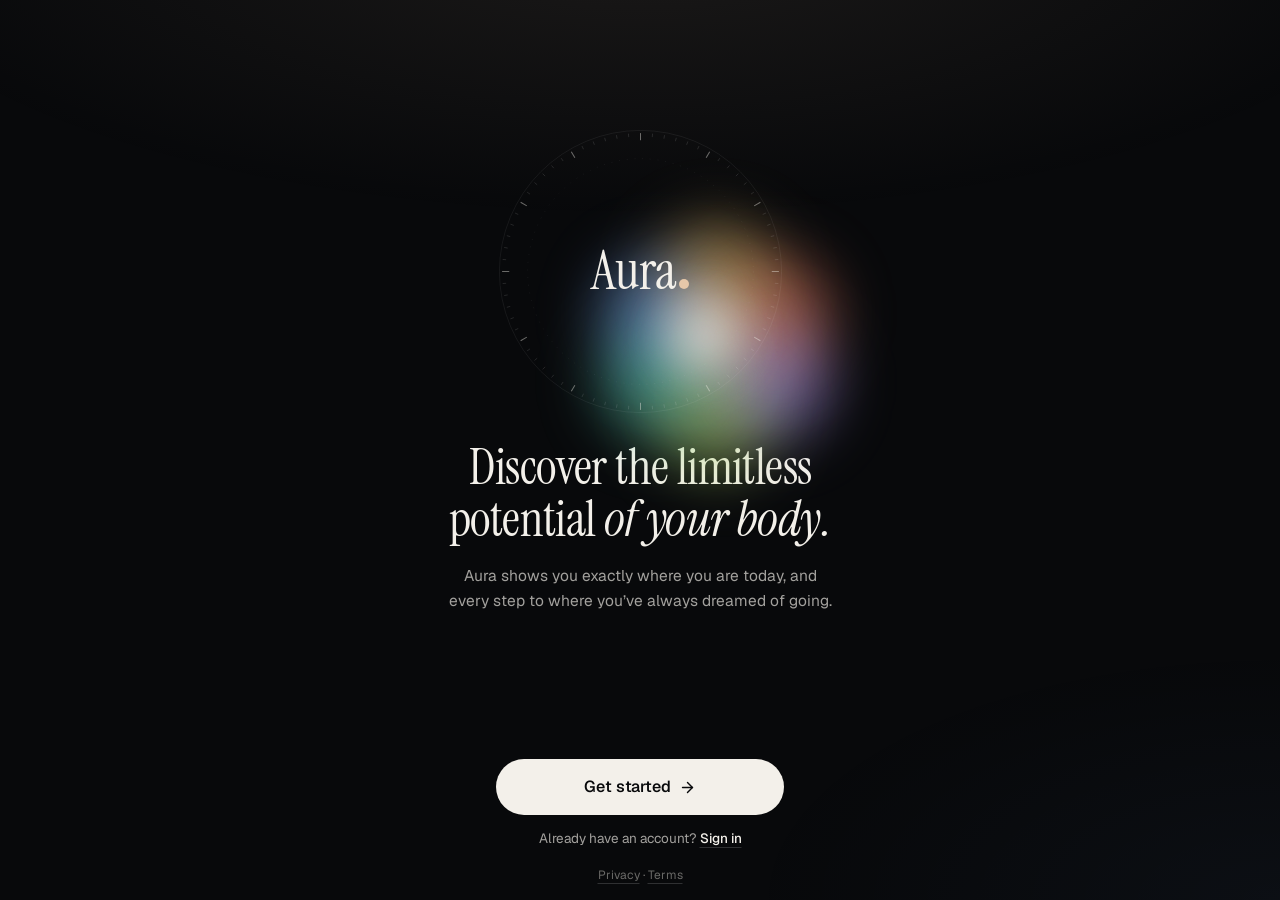
<file: index.html>
<!doctype html>
<html lang="en" data-theme="dark" data-scheme="dark">
  <head>
    <meta charset="UTF-8" />
    <meta name="viewport" content="width=device-width, initial-scale=1.0, viewport-fit=cover" />
    <meta name="theme-color" content="#08090B" />
    <meta name="description" content="Aura — make human potential visible. Calisthenics mastery, skill trees and coaching." />
    <link rel="icon" href="/favicon.ico" sizes="32x32 48x48" />
    <link rel="icon" type="image/svg+xml" href="/favicon.svg" />
    <link rel="apple-touch-icon" href="/apple-touch-icon.png" />
    <link rel="manifest" href="/manifest.webmanifest" />
    <title>Aura</title>
    <script>
      try {
        var s = JSON.parse(localStorage.getItem('aura:v1') || '{}');
        var t = s && s.state && s.state.settings && s.state.settings.theme;
        if (t === 'light' || t === 'dark' || t === 'power' || t === 'power-light' || t === 'iron') {
          document.documentElement.dataset.theme = t;
          document.documentElement.dataset.scheme = t === 'light' || t === 'power-light' ? 'light' : 'dark';
        }
        var u = t === 'power' || t === 'power-light' ? 'power' : t === 'iron' ? 'iron' : 'aura';
        var c = s && s.state && s.state.settings && s.state.settings.tones && s.state.settings.tones[u];
        if (typeof c === 'string' && /^[a-z]+$/.test(c) && location.pathname.indexOf('/assess/') !== 0) document.documentElement.dataset.tone = c;
        if (s && s.state && s.state.settings && s.state.settings.size === 'large') document.documentElement.dataset.size = 'large';
      } catch (e) {}
    </script>
    <script type="module" crossorigin src="/assets/index-l_hWfAwn.js"></script>
    <link rel="stylesheet" crossorigin href="/assets/index-BOZzEaJ5.css">
    <link rel="modulepreload" crossorigin href="/assets/boot-C4mL7pqc.js">
    <link rel="modulepreload" crossorigin href="/assets/rolldown-runtime-XKyaHtl9.js">
    <link rel="modulepreload" crossorigin href="/assets/jsx-runtime-C3cWAN_r.js">
    <link rel="modulepreload" crossorigin href="/assets/primitives-CfUyN0Pd.js">
    <link rel="modulepreload" crossorigin href="/assets/format-DxGt3k-5.js">
    <link rel="modulepreload" crossorigin href="/assets/content-DPcte-ng.js">
    <link rel="modulepreload" crossorigin href="/assets/revisions-DNKSrjpR.js">
    <link rel="modulepreload" crossorigin href="/assets/MuscleMap-Cd44WsE7.js">
    <link rel="modulepreload" crossorigin href="/assets/index-l_hWfAwn.js">
    <link rel="modulepreload" crossorigin href="/assets/play-Cj0lIhd6.js">
    <link rel="modulepreload" crossorigin href="/assets/styles-B9GxsA_B.js">
    <link rel="modulepreload" crossorigin href="/assets/Stage3D-D_WgoCqm.js">
  </head>
  <body>
    <div id="root"></div>
  </body>
</html>
</file>
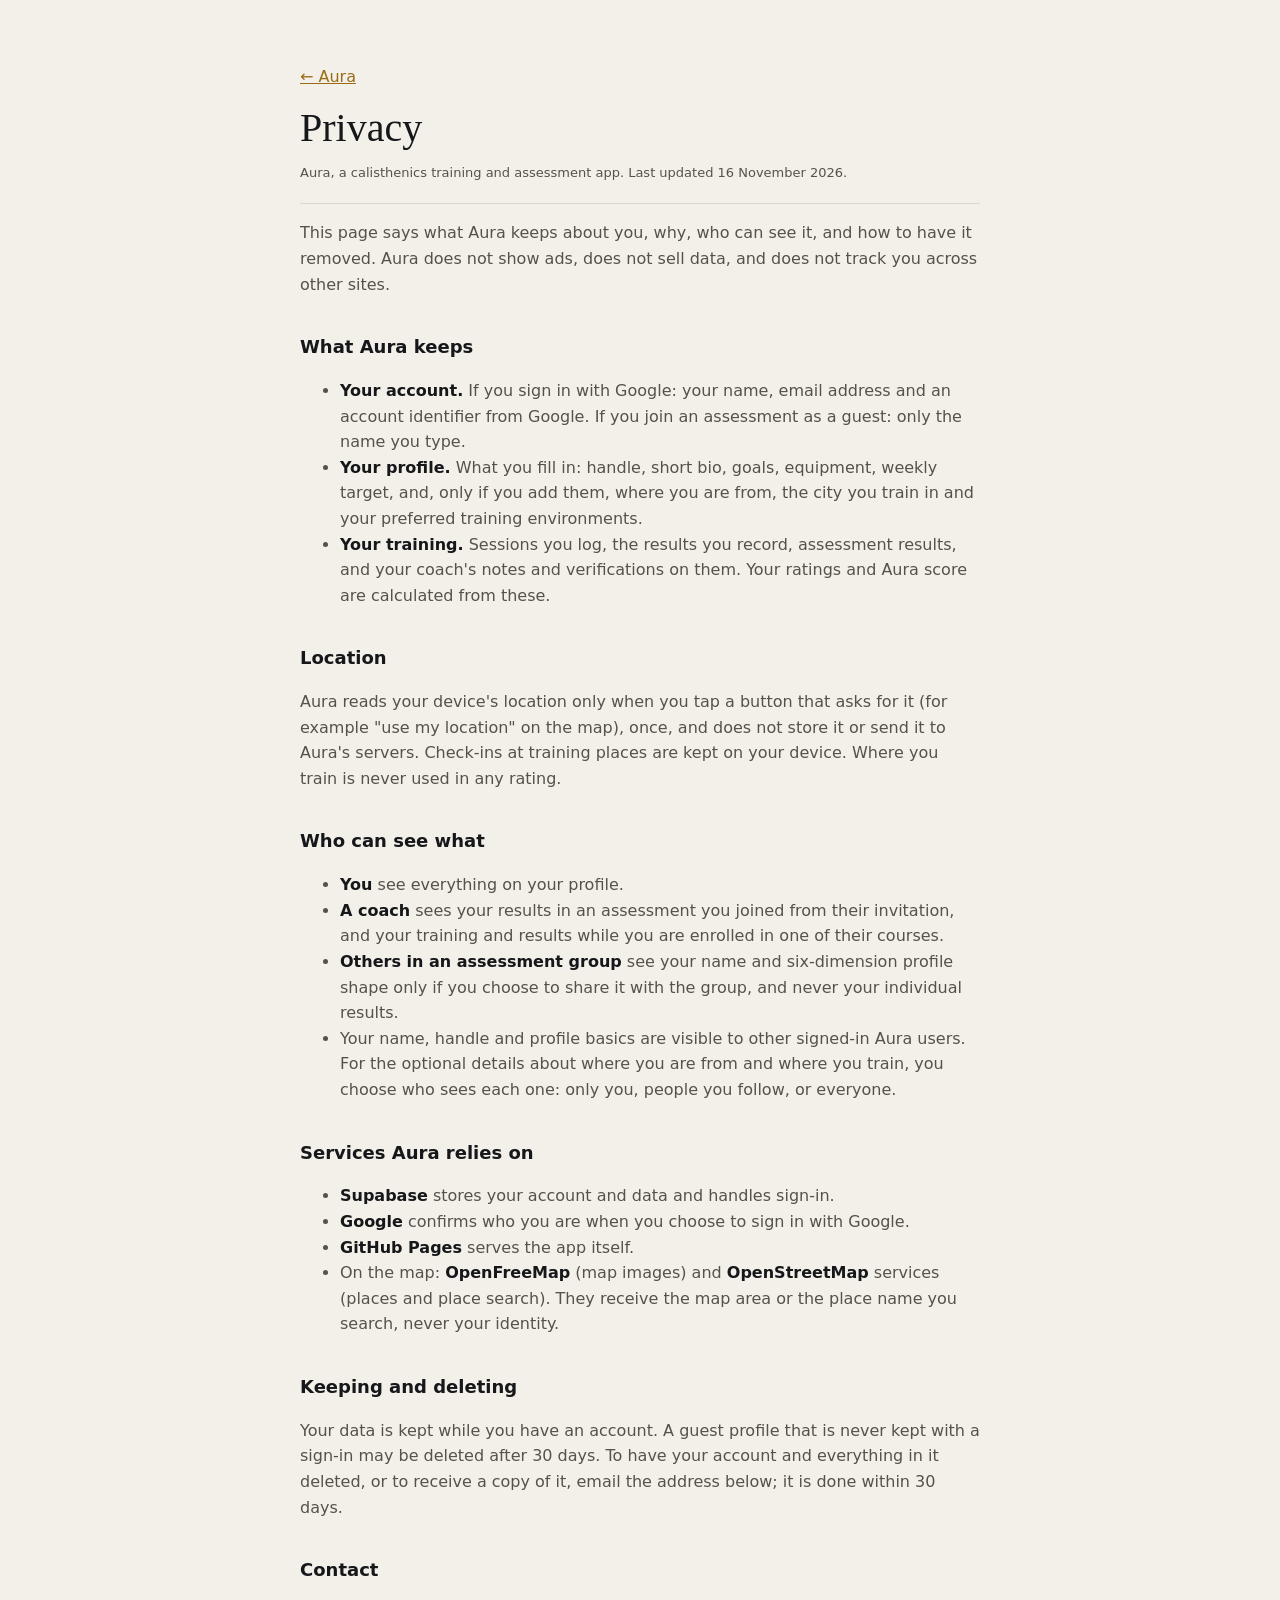
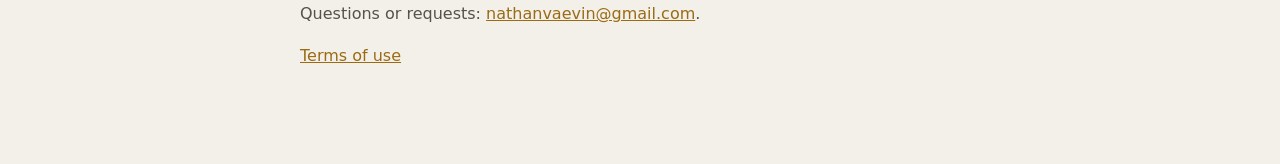
<file: privacy.html>
<!doctype html>
<html lang="en">
<head>
<meta charset="UTF-8" />
<meta name="viewport" content="width=device-width, initial-scale=1.0" />
<title>Aura · Privacy</title>
<style>
  :root { --bg: #08090b; --ink: #f1ede4; --ink-2: #b8b3a8; --line: #23252a; --accent: #e8c27a; }
  @media (prefers-color-scheme: light) { :root { --bg: #f3f0e9; --ink: #16171a; --ink-2: #55524b; --line: #dcd7cc; --accent: #9a6b14; } }
  body { margin: 0; background: var(--bg); color: var(--ink); font: 16px/1.6 system-ui, -apple-system, "Segoe UI", sans-serif; }
  main { max-width: 680px; margin: 0 auto; padding: 48px 20px 80px; }
  h1 { font: 400 40px/1.1 Georgia, serif; margin: 0 0 6px; }
  h2 { font-size: 18px; margin: 36px 0 8px; }
  p, li { color: var(--ink-2); }
  strong { color: var(--ink); }
  a { color: var(--accent); }
  .meta { font-size: 13px; color: var(--ink-2); border-bottom: 1px solid var(--line); padding-bottom: 20px; }
</style>
</head>
<body>
<main>
  <p><a href="./">← Aura</a></p>
  <h1>Privacy</h1>
  <p class="meta">Aura, a calisthenics training and assessment app. Last updated 16 November 2026.</p>

  <p>This page says what Aura keeps about you, why, who can see it, and how to have it removed. Aura does not show ads, does not sell data, and does not track you across other sites.</p>

  <h2>What Aura keeps</h2>
  <ul>
    <li><strong>Your account.</strong> If you sign in with Google: your name, email address and an account identifier from Google. If you join an assessment as a guest: only the name you type.</li>
    <li><strong>Your profile.</strong> What you fill in: handle, short bio, goals, equipment, weekly target, and, only if you add them, where you are from, the city you train in and your preferred training environments.</li>
    <li><strong>Your training.</strong> Sessions you log, the results you record, assessment results, and your coach's notes and verifications on them. Your ratings and Aura score are calculated from these.</li>
  </ul>

  <h2>Location</h2>
  <p>Aura reads your device's location only when you tap a button that asks for it (for example "use my location" on the map), once, and does not store it or send it to Aura's servers. Check-ins at training places are kept on your device. Where you train is never used in any rating.</p>

  <h2>Who can see what</h2>
  <ul>
    <li><strong>You</strong> see everything on your profile.</li>
    <li><strong>A coach</strong> sees your results in an assessment you joined from their invitation, and your training and results while you are enrolled in one of their courses.</li>
    <li><strong>Others in an assessment group</strong> see your name and six-dimension profile shape only if you choose to share it with the group, and never your individual results.</li>
    <li>Your name, handle and profile basics are visible to other signed-in Aura users. For the optional details about where you are from and where you train, you choose who sees each one: only you, people you follow, or everyone.</li>
  </ul>

  <h2>Services Aura relies on</h2>
  <ul>
    <li><strong>Supabase</strong> stores your account and data and handles sign-in.</li>
    <li><strong>Google</strong> confirms who you are when you choose to sign in with Google.</li>
    <li><strong>GitHub Pages</strong> serves the app itself.</li>
    <li>On the map: <strong>OpenFreeMap</strong> (map images) and <strong>OpenStreetMap</strong> services (places and place search). They receive the map area or the place name you search, never your identity.</li>
  </ul>

  <h2>Keeping and deleting</h2>
  <p>Your data is kept while you have an account. A guest profile that is never kept with a sign-in may be deleted after 30 days. To have your account and everything in it deleted, or to receive a copy of it, email the address below; it is done within 30 days.</p>

  <h2>Contact</h2>
  <p>Questions or requests: <a href="mailto:nathanvaevin@gmail.com">nathanvaevin@gmail.com</a>.</p>

  <p><a href="terms.html">Terms of use</a></p>
</main>
</body>
</html>
</file>
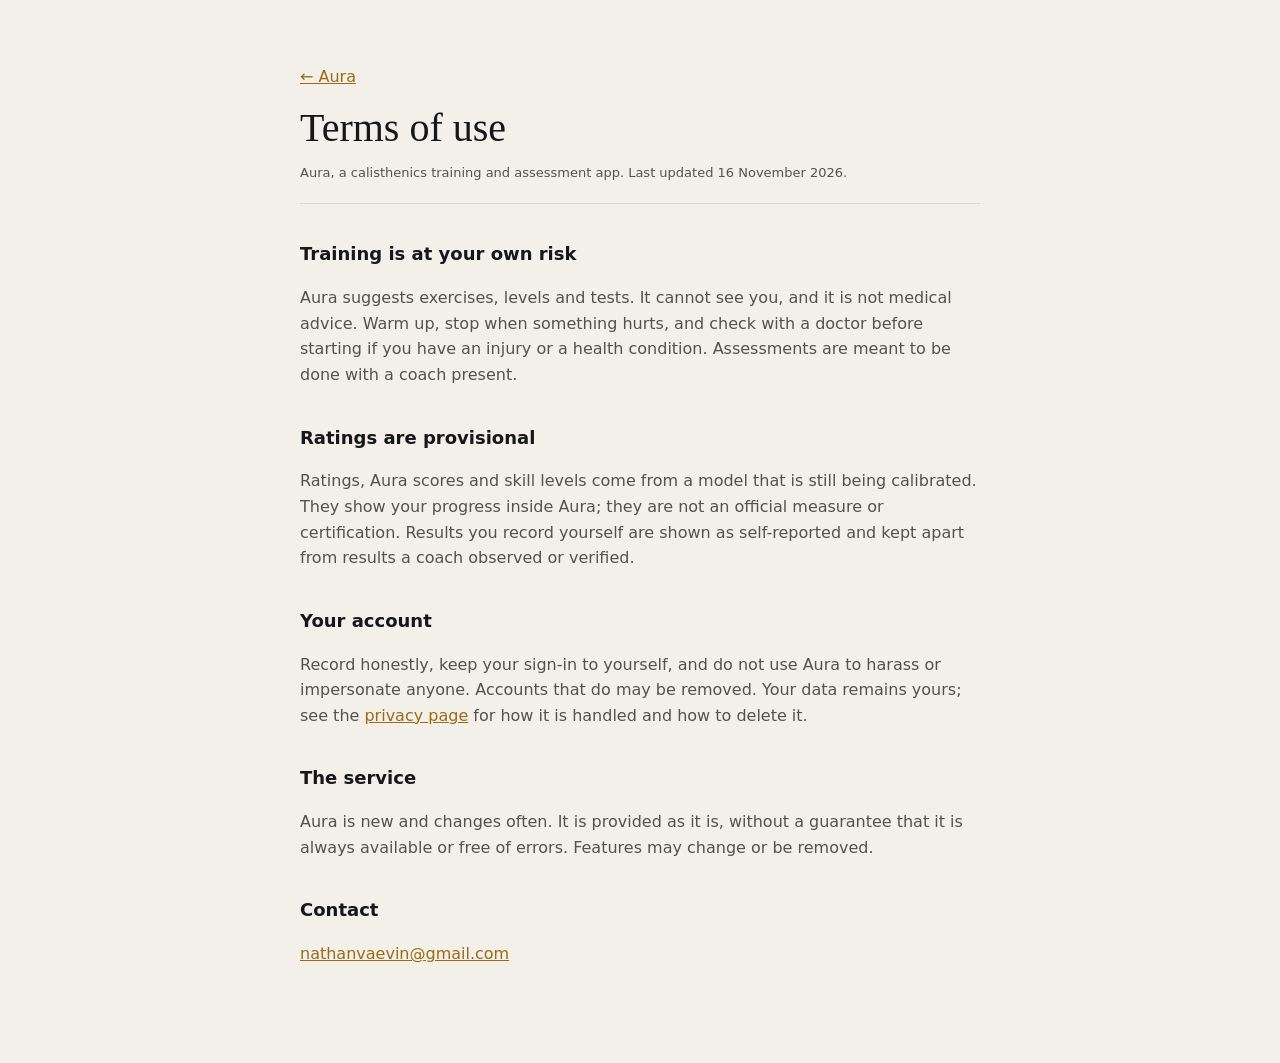
<file: terms.html>
<!doctype html>
<html lang="en">
<head>
<meta charset="UTF-8" />
<meta name="viewport" content="width=device-width, initial-scale=1.0" />
<title>Aura · Terms of use</title>
<style>
  :root { --bg: #08090b; --ink: #f1ede4; --ink-2: #b8b3a8; --line: #23252a; --accent: #e8c27a; }
  @media (prefers-color-scheme: light) { :root { --bg: #f3f0e9; --ink: #16171a; --ink-2: #55524b; --line: #dcd7cc; --accent: #9a6b14; } }
  body { margin: 0; background: var(--bg); color: var(--ink); font: 16px/1.6 system-ui, -apple-system, "Segoe UI", sans-serif; }
  main { max-width: 680px; margin: 0 auto; padding: 48px 20px 80px; }
  h1 { font: 400 40px/1.1 Georgia, serif; margin: 0 0 6px; }
  h2 { font-size: 18px; margin: 36px 0 8px; }
  p, li { color: var(--ink-2); }
  strong { color: var(--ink); }
  a { color: var(--accent); }
  .meta { font-size: 13px; color: var(--ink-2); border-bottom: 1px solid var(--line); padding-bottom: 20px; }
</style>
</head>
<body>
<main>
  <p><a href="./">← Aura</a></p>
  <h1>Terms of use</h1>
  <p class="meta">Aura, a calisthenics training and assessment app. Last updated 16 November 2026.</p>

  <h2>Training is at your own risk</h2>
  <p>Aura suggests exercises, levels and tests. It cannot see you, and it is not medical advice. Warm up, stop when something hurts, and check with a doctor before starting if you have an injury or a health condition. Assessments are meant to be done with a coach present.</p>

  <h2>Ratings are provisional</h2>
  <p>Ratings, Aura scores and skill levels come from a model that is still being calibrated. They show your progress inside Aura; they are not an official measure or certification. Results you record yourself are shown as self-reported and kept apart from results a coach observed or verified.</p>

  <h2>Your account</h2>
  <p>Record honestly, keep your sign-in to yourself, and do not use Aura to harass or impersonate anyone. Accounts that do may be removed. Your data remains yours; see the <a href="privacy.html">privacy page</a> for how it is handled and how to delete it.</p>

  <h2>The service</h2>
  <p>Aura is new and changes often. It is provided as it is, without a guarantee that it is always available or free of errors. Features may change or be removed.</p>

  <h2>Contact</h2>
  <p><a href="mailto:nathanvaevin@gmail.com">nathanvaevin@gmail.com</a></p>
</main>
</body>
</html>
</file>
<file: assets/index-BOZzEaJ5.css>
@font-face{font-family:Geist Variable;font-style:normal;font-display:swap;font-weight:100 900;src:url(/assets/geist-cyrillic-ext-wght-normal-DjL33-gN.woff2)format("woff2-variations");unicode-range:U+460-52F,U+1C80-1C8A,U+20B4,U+2DE0-2DFF,U+A640-A69F,U+FE2E-FE2F}@font-face{font-family:Geist Variable;font-style:normal;font-display:swap;font-weight:100 900;src:url(/assets/geist-cyrillic-wght-normal-BEAKL7Jp.woff2)format("woff2-variations");unicode-range:U+301,U+400-45F,U+490-491,U+4B0-4B1,U+2116}@font-face{font-family:Geist Variable;font-style:normal;font-display:swap;font-weight:100 900;src:url(/assets/geist-vietnamese-wght-normal-6IgcOCM7.woff2)format("woff2-variations");unicode-range:U+102-103,U+110-111,U+128-129,U+168-169,U+1A0-1A1,U+1AF-1B0,U+300-301,U+303-304,U+308-309,U+323,U+329,U+1EA0-1EF9,U+20AB}@font-face{font-family:Geist Variable;font-style:normal;font-display:swap;font-weight:100 900;src:url(/assets/geist-latin-ext-wght-normal-DC-KSUi6.woff2)format("woff2-variations");unicode-range:U+100-2BA,U+2BD-2C5,U+2C7-2CC,U+2CE-2D7,U+2DD-2FF,U+304,U+308,U+329,U+1D00-1DBF,U+1E00-1E9F,U+1EF2-1EFF,U+2020,U+20A0-20AB,U+20AD-20C0,U+2113,U+2C60-2C7F,U+A720-A7FF}@font-face{font-family:Geist Variable;font-style:normal;font-display:swap;font-weight:100 900;src:url(/assets/geist-latin-wght-normal-BgDaEnEv.woff2)format("woff2-variations");unicode-range:U+??,U+131,U+152-153,U+2BB-2BC,U+2C6,U+2DA,U+2DC,U+304,U+308,U+329,U+2000-206F,U+20AC,U+2122,U+2191,U+2193,U+2212,U+2215,U+FEFF,U+FFFD}@font-face{font-family:Geist Mono Variable;font-style:normal;font-display:swap;font-weight:100 900;src:url(/assets/geist-mono-cyrillic-ext-wght-normal-X_5orZeX.woff2)format("woff2-variations");unicode-range:U+460-52F,U+1C80-1C8A,U+20B4,U+2DE0-2DFF,U+A640-A69F,U+FE2E-FE2F}@font-face{font-family:Geist Mono Variable;font-style:normal;font-display:swap;font-weight:100 900;src:url(/assets/geist-mono-cyrillic-wght-normal-DiZS0aHC.woff2)format("woff2-variations");unicode-range:U+301,U+400-45F,U+490-491,U+4B0-4B1,U+2116}@font-face{font-family:Geist Mono Variable;font-style:normal;font-display:swap;font-weight:100 900;src:url(/assets/geist-mono-symbols2-wght-normal-CO5SzqOn.woff2)format("woff2-variations");unicode-range:U+2000-2001,U+2004-2008,U+200A,U+23B8-23BD,U+2500-259F}@font-face{font-family:Geist Mono Variable;font-style:normal;font-display:swap;font-weight:100 900;src:url(/assets/geist-mono-vietnamese-wght-normal-DadHysG0.woff2)format("woff2-variations");unicode-range:U+102-103,U+110-111,U+128-129,U+168-169,U+1A0-1A1,U+1AF-1B0,U+300-301,U+303-304,U+308-309,U+323,U+329,U+1EA0-1EF9,U+20AB}@font-face{font-family:Geist Mono Variable;font-style:normal;font-display:swap;font-weight:100 900;src:url(/assets/geist-mono-latin-ext-wght-normal-Bwz-egvJ.woff2)format("woff2-variations");unicode-range:U+100-2BA,U+2BD-2C5,U+2C7-2CC,U+2CE-2D7,U+2DD-2FF,U+304,U+308,U+329,U+1D00-1DBF,U+1E00-1E9F,U+1EF2-1EFF,U+2020,U+20A0-20AB,U+20AD-20C0,U+2113,U+2C60-2C7F,U+A720-A7FF}@font-face{font-family:Geist Mono Variable;font-style:normal;font-display:swap;font-weight:100 900;src:url(/assets/geist-mono-latin-wght-normal-XN7g48iV.woff2)format("woff2-variations");unicode-range:U+??,U+131,U+152-153,U+2BB-2BC,U+2C6,U+2DA,U+2DC,U+304,U+308,U+329,U+2000-206F,U+20AC,U+2122,U+2191,U+2193,U+2212,U+2215,U+FEFF,U+FFFD}@font-face{font-family:Instrument Serif;font-style:normal;font-display:swap;font-weight:400;src:url(/assets/instrument-serif-latin-ext-400-normal-C2je3j2s.woff2)format("woff2"),url(/assets/instrument-serif-latin-ext-400-normal-CFCUzsTy.woff)format("woff");unicode-range:U+100-2BA,U+2BD-2C5,U+2C7-2CC,U+2CE-2D7,U+2DD-2FF,U+304,U+308,U+329,U+1D00-1DBF,U+1E00-1E9F,U+1EF2-1EFF,U+2020,U+20A0-20AB,U+20AD-20C0,U+2113,U+2C60-2C7F,U+A720-A7FF}@font-face{font-family:Instrument Serif;font-style:normal;font-display:swap;font-weight:400;src:url(/assets/instrument-serif-latin-400-normal-DnYpCC2O.woff2)format("woff2"),url(/assets/instrument-serif-latin-400-normal-BVbkICAY.woff)format("woff");unicode-range:U+??,U+131,U+152-153,U+2BB-2BC,U+2C6,U+2DA,U+2DC,U+304,U+308,U+329,U+2000-206F,U+20AC,U+2122,U+2191,U+2193,U+2212,U+2215,U+FEFF,U+FFFD}@font-face{font-family:Instrument Serif;font-style:italic;font-display:swap;font-weight:400;src:url(/assets/instrument-serif-latin-ext-400-italic-C9HzH3YL.woff2)format("woff2"),url(/assets/instrument-serif-latin-ext-400-italic-D7-lnxEk.woff)format("woff");unicode-range:U+100-2BA,U+2BD-2C5,U+2C7-2CC,U+2CE-2D7,U+2DD-2FF,U+304,U+308,U+329,U+1D00-1DBF,U+1E00-1E9F,U+1EF2-1EFF,U+2020,U+20A0-20AB,U+20AD-20C0,U+2113,U+2C60-2C7F,U+A720-A7FF}@font-face{font-family:Instrument Serif;font-style:italic;font-display:swap;font-weight:400;src:url(/assets/instrument-serif-latin-400-italic-DKMiL14s.woff2)format("woff2"),url(/assets/instrument-serif-latin-400-italic-u__WvvIK.woff)format("woff");unicode-range:U+??,U+131,U+152-153,U+2BB-2BC,U+2C6,U+2DA,U+2DC,U+304,U+308,U+329,U+2000-206F,U+20AC,U+2122,U+2191,U+2193,U+2212,U+2215,U+FEFF,U+FFFD}@font-face{font-family:Barlow Condensed;font-style:italic;font-display:swap;font-weight:700;src:url(/assets/barlow-condensed-latin-700-italic-DjyOzRJ7.woff2)format("woff2"),url(/assets/barlow-condensed-latin-700-italic-B90Hg2GM.woff)format("woff")}@font-face{font-family:Barlow Condensed;font-style:italic;font-display:swap;font-weight:800;src:url(/assets/barlow-condensed-latin-800-italic-Cnej2eWp.woff2)format("woff2"),url(/assets/barlow-condensed-latin-800-italic-B5BpsPSY.woff)format("woff")}@font-face{font-family:Anton;font-style:normal;font-display:swap;font-weight:400;src:url(/assets/anton-latin-400-normal-Byf51wtH.woff2)format("woff2"),url(/assets/anton-latin-400-normal-AUNGEG_V.woff)format("woff")}@layer properties{@supports (((-webkit-hyphens:none)) and (not (margin-trim:block))) or ((-moz-orient:inline) and (not (color:rgb(from red r g b)))){*,:before,:after,::backdrop{--tw-translate-x:0;--tw-translate-y:0;--tw-translate-z:0;--tw-scale-x:1;--tw-scale-y:1;--tw-scale-z:1;--tw-rotate-x:initial;--tw-rotate-y:initial;--tw-rotate-z:initial;--tw-skew-x:initial;--tw-skew-y:initial;--tw-pan-x:initial;--tw-pan-y:initial;--tw-pinch-zoom:initial;--tw-space-y-reverse:0;--tw-divide-y-reverse:0;--tw-border-style:solid;--tw-gradient-position:initial;--tw-gradient-from:#0000;--tw-gradient-via:#0000;--tw-gradient-to:#0000;--tw-gradient-stops:initial;--tw-gradient-via-stops:initial;--tw-gradient-from-position:0%;--tw-gradient-via-position:50%;--tw-gradient-to-position:100%;--tw-leading:initial;--tw-font-weight:initial;--tw-tracking:initial;--tw-shadow:0 0 #0000;--tw-shadow-color:initial;--tw-shadow-alpha:100%;--tw-inset-shadow:0 0 #0000;--tw-inset-shadow-color:initial;--tw-inset-shadow-alpha:100%;--tw-ring-color:initial;--tw-ring-shadow:0 0 #0000;--tw-inset-ring-color:initial;--tw-inset-ring-shadow:0 0 #0000;--tw-ring-inset:initial;--tw-ring-offset-width:0px;--tw-ring-offset-color:#fff;--tw-ring-offset-shadow:0 0 #0000;--tw-outline-style:solid;--tw-blur:initial;--tw-brightness:initial;--tw-contrast:initial;--tw-grayscale:initial;--tw-hue-rotate:initial;--tw-invert:initial;--tw-opacity:initial;--tw-saturate:initial;--tw-sepia:initial;--tw-drop-shadow:initial;--tw-drop-shadow-color:initial;--tw-drop-shadow-alpha:100%;--tw-drop-shadow-size:initial;--tw-backdrop-blur:initial;--tw-backdrop-brightness:initial;--tw-backdrop-contrast:initial;--tw-backdrop-grayscale:initial;--tw-backdrop-hue-rotate:initial;--tw-backdrop-invert:initial;--tw-backdrop-opacity:initial;--tw-backdrop-saturate:initial;--tw-backdrop-sepia:initial;--tw-duration:initial;--tw-ease:initial;--call-angle:0deg}}}@layer theme{:root,:host{--font-sans:"Geist Variable", ui-sans-serif, system-ui, -apple-system, sans-serif;--font-mono:"Geist Mono Variable", ui-monospace, "SF Mono", Menlo, monospace;--color-black:#000;--color-white:#fff;--spacing:.25rem;--container-xs:20rem;--container-sm:24rem;--container-md:28rem;--container-xl:36rem;--container-2xl:42rem;--container-3xl:48rem;--font-weight-normal:400;--font-weight-medium:500;--font-weight-semibold:600;--tracking-normal:0em;--tracking-wide:.025em;--leading-tight:1.25;--leading-snug:1.375;--leading-relaxed:1.625;--radius-xl:.75rem;--radius-2xl:1rem;--ease-out:cubic-bezier(0, 0, .2, 1);--animate-spin:spin 1s linear infinite;--animate-ping:ping 1s cubic-bezier(0, 0, .2, 1) infinite;--animate-pulse:pulse 2s cubic-bezier(.4, 0, .6, 1) infinite;--blur-md:.75rem;--blur-xl:1.5rem;--blur-2xl:2.5rem;--blur-3xl:4rem;--aspect-video:16 / 9;--default-transition-duration:.15s;--default-transition-timing-function:cubic-bezier(.4, 0, .2, 1);--default-font-family:"Geist Variable", ui-sans-serif, system-ui, -apple-system, sans-serif;--default-mono-font-family:"Geist Mono Variable", ui-monospace, "SF Mono", Menlo, monospace;--font-display:var(--display);--ease-out-soft:cubic-bezier(.22, 1, .36, 1)}}@layer base{*,:after,:before,::backdrop{box-sizing:border-box;border:0 solid;margin:0;padding:0}::file-selector-button{box-sizing:border-box;border:0 solid;margin:0;padding:0}html,:host{-webkit-text-size-adjust:100%;tab-size:4;line-height:1.5;font-family:var(--default-font-family,-apple-system, BlinkMacSystemFont, "Segoe UI", Roboto, "Helvetica Neue", "Noto Sans", Arial, sans-serif, "Apple Color Emoji", "Segoe UI Emoji", "Segoe UI Symbol", "Noto Color Emoji");font-feature-settings:var(--default-font-feature-settings,normal);font-variation-settings:var(--default-font-variation-settings,normal);-webkit-tap-highlight-color:transparent}hr{height:0;color:inherit;border-top-width:1px}abbr:where([title]){-webkit-text-decoration:underline dotted;text-decoration:underline dotted}h1,h2,h3,h4,h5,h6{font-size:inherit;font-weight:inherit}a{color:inherit;-webkit-text-decoration:inherit;-webkit-text-decoration:inherit;-webkit-text-decoration:inherit;-webkit-text-decoration:inherit;text-decoration:inherit}b,strong{font-weight:bolder}code,kbd,samp,pre{font-family:var(--default-mono-font-family,ui-monospace, SFMono-Regular, Menlo, Monaco, Consolas, "Liberation Mono", "Courier New", monospace);font-feature-settings:var(--default-mono-font-feature-settings,normal);font-variation-settings:var(--default-mono-font-variation-settings,normal);font-size:1em}small{font-size:80%}sub,sup{vertical-align:baseline;font-size:75%;line-height:0;position:relative}sub{bottom:-.25em}sup{top:-.5em}table{text-indent:0;border-color:inherit;border-collapse:collapse}:-moz-focusring:where(:not(iframe)){outline:auto}progress{vertical-align:baseline}summary{display:list-item}ol,ul,menu{list-style:none}img,svg,video,canvas,audio,iframe,embed,object{vertical-align:middle;display:block}img,video{max-width:100%;height:auto}button,input,select,optgroup,textarea{font:inherit;font-feature-settings:inherit;font-variation-settings:inherit;letter-spacing:inherit;color:inherit;opacity:1;background-color:#0000;border-radius:0}::file-selector-button{font:inherit;font-feature-settings:inherit;font-variation-settings:inherit;letter-spacing:inherit;color:inherit;opacity:1;background-color:#0000;border-radius:0}:where(select:is([multiple],[size])) optgroup{font-weight:bolder}:where(select:is([multiple],[size])) optgroup option{padding-inline-start:1.25rem}::file-selector-button{margin-inline-end:.25rem}::placeholder{opacity:1}@supports (not ((-webkit-appearance:-apple-pay-button))) or (contain-intrinsic-size:1px){::placeholder{color:currentColor}@supports (color:color-mix(in lab, red, red)){::placeholder{color:color-mix(in oklab, currentcolor 50%, transparent)}}}textarea{resize:vertical}::-webkit-search-decoration{-webkit-appearance:none}::-webkit-date-and-time-value{min-height:1lh;text-align:inherit}::-webkit-datetime-edit{display:inline-flex}::-webkit-datetime-edit-fields-wrapper{padding:0}::-webkit-datetime-edit{padding-block:0}::-webkit-datetime-edit-year-field{padding-block:0}::-webkit-datetime-edit-month-field{padding-block:0}::-webkit-datetime-edit-day-field{padding-block:0}::-webkit-datetime-edit-hour-field{padding-block:0}::-webkit-datetime-edit-minute-field{padding-block:0}::-webkit-datetime-edit-second-field{padding-block:0}::-webkit-datetime-edit-millisecond-field{padding-block:0}::-webkit-datetime-edit-meridiem-field{padding-block:0}::-webkit-calendar-picker-indicator{line-height:1}:-moz-ui-invalid{box-shadow:none}button,input:where([type=button],[type=reset],[type=submit]){appearance:button}::file-selector-button{appearance:button}::-webkit-inner-spin-button{height:auto}::-webkit-outer-spin-button{height:auto}[hidden]:where(:not([hidden=until-found])){display:none!important}html{background:var(--bg);-webkit-text-size-adjust:100%;-webkit-tap-highlight-color:transparent}html[data-size=large]{font-size:112.5%}body{background:var(--bg);min-height:100dvh;color:var(--text);font-family:var(--font-sans);font-feature-settings:"ss01", "cv11";-webkit-font-smoothing:antialiased;-moz-osx-font-smoothing:grayscale;text-rendering:optimizelegibility;overscroll-behavior-y:none;margin:0;font-size:.9375rem;line-height:1.45}button,input,textarea,select{font:inherit;color:inherit}button{cursor:pointer;-webkit-user-select:none;user-select:none}button:disabled{cursor:not-allowed}:focus-visible{outline:1.5px solid var(--text);outline-offset:.125rem;border-radius:.375rem}::selection{background:var(--accent)}@supports (color:color-mix(in lab, red, red)){::selection{background:color-mix(in oklab, var(--accent) 35%, transparent)}}}@layer components{.display{font-family:var(--display);font-weight:var(--display-weight);font-style:var(--display-style);text-transform:var(--display-case);letter-spacing:var(--display-tracking);line-height:var(--display-leading)}.eyebrow{font-family:var(--font-mono);letter-spacing:var(--eyebrow-tracking);text-transform:uppercase;color:var(--text-3);font-size:.65625rem;font-weight:500}.wordmark{text-transform:none;letter-spacing:-.012em;font-family:Instrument Serif,Iowan Old Style,Georgia,serif;font-style:normal;font-weight:400}.num{font-variant-numeric:tabular-nums;font-feature-settings:"tnum"}.card{background:var(--card-bg);border:1px solid var(--card-line);border-radius:var(--r-card)}.card-quiet{background:var(--surface)}@supports (color:color-mix(in lab, red, red)){.card-quiet{background:color-mix(in oklab, var(--surface) 55%, transparent)}}.card-quiet{border:1px solid var(--line);border-radius:var(--r-card)}.glass{background:var(--bg)}@supports (color:color-mix(in lab, red, red)){.glass{background:color-mix(in oklab, var(--bg) 78%, transparent)}}.glass{-webkit-backdrop-filter:blur(1.375rem)saturate(1.4);backdrop-filter:blur(1.375rem)saturate(1.4)}.pressable{transition:transform .18s var(--ease-out-soft), background-color .18s ease, border-color .18s ease, opacity .18s ease}.pressable:active{transform:scale(.975)}.btn{border-radius:var(--r-pill);height:3rem;font-family:var(--label);font-size:calc(.9375rem * var(--label-size));font-weight:var(--label-weight);font-style:var(--label-style);text-transform:var(--label-case);letter-spacing:var(--label-tracking);white-space:nowrap;transition:transform .18s var(--ease-out-soft), background-color .18s ease, border-color .18s ease, opacity .18s ease;border:1px solid #0000;justify-content:center;align-items:center;gap:.5rem;padding:0 1.375rem;display:inline-flex}.btn:active:not(:disabled){transform:scale(.97)}.btn:disabled{opacity:.38}.btn-primary{background:var(--text);color:var(--bg)}.btn-accent{background:var(--accent-fill);color:var(--accent-ink)}.btn-outline{border-color:var(--line-strong);background:0 0}.btn-outline:hover:not(:disabled),.btn-quiet{background:var(--surface-2)}.btn-quiet:hover:not(:disabled){background:var(--surface-3)}.btn-sm{height:2.25rem;font-size:calc(.84375rem * var(--label-size));padding:0 .875rem}.btn-lg{height:3.5rem;font-size:calc(1rem * var(--label-size))}.chip{border-radius:var(--r-pill);border:1px solid var(--line);height:2rem;color:var(--text-2);white-space:nowrap;background:0 0;align-items:center;gap:.375rem;padding:0 .8125rem;font-size:.8125rem;font-weight:500;transition:all .18s;display:inline-flex}[data-tour-lit]{color:var(--accent)!important}.aura-call{position:relative}.aura-call:before,.aura-call:after{content:"";border-radius:inherit;pointer-events:none;background:conic-gradient(from var(--call-angle), var(--d-handstand), var(--d-push), var(--d-core), var(--d-legs), var(--d-mobility), var(--d-pull), var(--d-handstand));animation:2.4s linear infinite aura-call-turn;position:absolute}.aura-call:before{-webkit-mask-composite:xor;-webkit-mask-composite:xor,source-over;-webkit-mask-composite:xor,source-over;padding:.1875rem;inset:-.3125rem;-webkit-mask:linear-gradient(#000 0 0) content-box,linear-gradient(#000 0 0);-webkit-mask-composite:xor,source-over;mask:linear-gradient(#000 0 0) content-box exclude,linear-gradient(#000 0 0)}.aura-call:after{z-index:-1;filter:blur(.875rem);opacity:.85;animation:2.4s linear infinite aura-call-turn,1.8s ease-in-out infinite aura-call-glow;inset:-.5625rem}.week-loose{animation:.26s ease-in-out infinite alternate week-loose}@keyframes week-loose{0%{rotate:-1.4deg}to{rotate:1.4deg}}@media (prefers-reduced-motion:reduce){.week-loose{outline:1px dashed var(--line-strong);outline-offset:.125rem;animation:none}}@keyframes aura-call-turn{to{--call-angle:360deg}}@keyframes aura-call-glow{0%,to{opacity:.6;transform:scale(1)}50%{opacity:1;transform:scale(1.08,1.45)}}@media (prefers-reduced-motion:reduce){.aura-call:before,.aura-call:after{animation:none}}.chip-lg{height:2.75rem;padding:0 1.1875rem;font-size:.96875rem}.chip[data-on=true]{background:var(--text);border-color:var(--text);color:var(--bg)}.field{border-radius:var(--r-field);border:1px solid var(--line);background:var(--surface);outline:none;width:100%;height:3rem;padding:0 1rem;transition:border-color .18s}.field::placeholder{color:var(--text-3)}.field:focus{border-color:var(--line-strong)}textarea.field{resize:vertical;height:auto;padding:.75rem 1rem;line-height:1.45}select.field{appearance:none;background-image:url("data:image/svg+xml,%3Csvg xmlns='http://www.w3.org/2000/svg' width='12' height='12' viewBox='0 0 24 24' fill='none' stroke='%23888' stroke-width='2.5' stroke-linecap='round' stroke-linejoin='round'%3E%3Cpath d='m6 9 6 6 6-6'/%3E%3C/svg%3E");background-position:right .875rem center;background-repeat:no-repeat;padding-right:2.25rem}.no-scrollbar{scrollbar-width:none}.no-scrollbar::-webkit-scrollbar{display:none}.safe-bottom{padding-bottom:env(safe-area-inset-bottom,0px)}.safe-top{padding-top:env(safe-area-inset-top,0px)}}@layer utilities{.pointer-events-auto{pointer-events:auto}.pointer-events-none{pointer-events:none}.invisible{visibility:hidden}.visible{visibility:visible}.\!absolute{position:absolute!important}.absolute{position:absolute}.fixed{position:fixed}.relative{position:relative}.static{position:static}.sticky{position:sticky}.inset-0{inset:0}.inset-x-0{inset-inline:0}.inset-x-3{inset-inline:calc(var(--spacing) * 3)}.inset-x-3\.5{inset-inline:calc(var(--spacing) * 3.5)}.inset-x-6{inset-inline:calc(var(--spacing) * 6)}.inset-x-7{inset-inline:calc(var(--spacing) * 7)}.inset-x-14{inset-inline:calc(var(--spacing) * 14)}.inset-y-0{inset-block:0}.-top-3{top:calc(var(--spacing) * -3)}.-top-10{top:calc(var(--spacing) * -10)}.-top-16{top:calc(var(--spacing) * -16)}.-top-20{top:calc(var(--spacing) * -20)}.top-0{top:0}.top-1\/2{top:50%}.top-2\.5{top:calc(var(--spacing) * 2.5)}.top-3{top:calc(var(--spacing) * 3)}.top-5{top:calc(var(--spacing) * 5)}.top-6{top:calc(var(--spacing) * 6)}.top-8{top:calc(var(--spacing) * 8)}.top-24{top:calc(var(--spacing) * 24)}.top-\[-2px\]{top:-.125rem}.top-\[-3px\]{top:-.1875rem}.top-\[3px\]{top:.1875rem}.top-\[7px\]{top:.4375rem}.top-\[44\%\]{top:44%}.top-full{top:100%}.-right-0\.5{right:calc(var(--spacing) * -.5)}.-right-1{right:calc(var(--spacing) * -1)}.-right-2{right:calc(var(--spacing) * -2)}.-right-10{right:calc(var(--spacing) * -10)}.-right-12{right:calc(var(--spacing) * -12)}.right-3{right:calc(var(--spacing) * 3)}.right-4{right:calc(var(--spacing) * 4)}.right-6{right:calc(var(--spacing) * 6)}.right-10{right:calc(var(--spacing) * 10)}.-bottom-0\.5{bottom:calc(var(--spacing) * -.5)}.-bottom-1{bottom:calc(var(--spacing) * -1)}.-bottom-\[6px\]{bottom:-.375rem}.-bottom-\[12px\]{bottom:-.75rem}.bottom-0{bottom:0}.bottom-2{bottom:calc(var(--spacing) * 2)}.bottom-3{bottom:calc(var(--spacing) * 3)}.bottom-5{bottom:calc(var(--spacing) * 5)}.bottom-8{bottom:calc(var(--spacing) * 8)}.bottom-\[68px\]{bottom:4.25rem}.left-0{left:0}.left-1\.5{left:calc(var(--spacing) * 1.5)}.left-1\/2{left:50%}.left-3{left:calc(var(--spacing) * 3)}.left-3\.5{left:calc(var(--spacing) * 3.5)}.left-4{left:calc(var(--spacing) * 4)}.left-5{left:calc(var(--spacing) * 5)}.left-\[-10\%\]{left:-10%}.left-\[3px\]{left:.1875rem}.left-\[23px\]{left:1.4375rem}.isolate{isolation:isolate}.z-10{z-index:10}.z-20{z-index:20}.z-30{z-index:30}.z-40{z-index:40}.z-50{z-index:50}.z-\[70\]{z-index:70}.z-\[80\]{z-index:80}.container{width:100%}@media (width>=40rem){.container{max-width:40rem}}@media (width>=48rem){.container{max-width:48rem}}@media (width>=64rem){.container{max-width:64rem}}@media (width>=80rem){.container{max-width:80rem}}@media (width>=96rem){.container{max-width:96rem}}.-m-1{margin:calc(var(--spacing) * -1)}.-mx-2{margin-inline:calc(var(--spacing) * -2)}.-mx-5{margin-inline:calc(var(--spacing) * -5)}.mx-1{margin-inline:var(--spacing)}.mx-auto{margin-inline:auto}.-my-2{margin-block:calc(var(--spacing) * -2)}.-my-4{margin-block:calc(var(--spacing) * -4)}.my-3{margin-block:calc(var(--spacing) * 3)}.my-7{margin-block:calc(var(--spacing) * 7)}.\!mt-3{margin-top:calc(var(--spacing) * 3)!important}.-mt-0\.5{margin-top:calc(var(--spacing) * -.5)}.-mt-1{margin-top:calc(var(--spacing) * -1)}.-mt-2{margin-top:calc(var(--spacing) * -2)}.-mt-3{margin-top:calc(var(--spacing) * -3)}.mt-0\.5{margin-top:calc(var(--spacing) * .5)}.mt-1{margin-top:var(--spacing)}.mt-1\.5{margin-top:calc(var(--spacing) * 1.5)}.mt-2{margin-top:calc(var(--spacing) * 2)}.mt-2\.5{margin-top:calc(var(--spacing) * 2.5)}.mt-3{margin-top:calc(var(--spacing) * 3)}.mt-3\.5{margin-top:calc(var(--spacing) * 3.5)}.mt-4{margin-top:calc(var(--spacing) * 4)}.mt-5{margin-top:calc(var(--spacing) * 5)}.mt-6{margin-top:calc(var(--spacing) * 6)}.mt-7{margin-top:calc(var(--spacing) * 7)}.mt-8{margin-top:calc(var(--spacing) * 8)}.mt-10{margin-top:calc(var(--spacing) * 10)}.mt-\[-3px\]{margin-top:-.1875rem}.mt-\[2\.5dvh\]{margin-top:2.5dvh}.mt-\[2dvh\]{margin-top:2dvh}.mt-\[7px\]{margin-top:.4375rem}.mt-\[8px\]{margin-top:.5rem}.mt-\[9px\]{margin-top:.5625rem}.mt-auto{margin-top:auto}.-mr-1{margin-right:calc(var(--spacing) * -1)}.mr-1{margin-right:var(--spacing)}.mr-1\.5{margin-right:calc(var(--spacing) * 1.5)}.mb-1{margin-bottom:var(--spacing)}.mb-1\.5{margin-bottom:calc(var(--spacing) * 1.5)}.mb-2{margin-bottom:calc(var(--spacing) * 2)}.mb-2\.5{margin-bottom:calc(var(--spacing) * 2.5)}.mb-3{margin-bottom:calc(var(--spacing) * 3)}.mb-4{margin-bottom:calc(var(--spacing) * 4)}.mb-5{margin-bottom:calc(var(--spacing) * 5)}.mb-6{margin-bottom:calc(var(--spacing) * 6)}.mb-9{margin-bottom:calc(var(--spacing) * 9)}.-ml-1{margin-left:calc(var(--spacing) * -1)}.-ml-2{margin-left:calc(var(--spacing) * -2)}.-ml-6{margin-left:calc(var(--spacing) * -6)}.ml-0\.5{margin-left:calc(var(--spacing) * .5)}.ml-1{margin-left:var(--spacing)}.ml-1\.5{margin-left:calc(var(--spacing) * 1.5)}.ml-2{margin-left:calc(var(--spacing) * 2)}.ml-\[3px\]{margin-left:.1875rem}.ml-auto{margin-left:auto}.ml-px{margin-left:1px}.line-clamp-2{-webkit-line-clamp:2;-webkit-box-orient:vertical;display:-webkit-box;overflow:hidden}.block{display:block}.flex{display:flex}.grid{display:grid}.hidden{display:none}.inline{display:inline}.inline-block{display:inline-block}.inline-flex{display:inline-flex}.table{display:table}.aspect-\[0\.74\]{aspect-ratio:.74}.aspect-square{aspect-ratio:1}.aspect-video{aspect-ratio:var(--aspect-video)}.\!h-7{height:calc(var(--spacing) * 7)!important}.\!h-9{height:calc(var(--spacing) * 9)!important}.\!h-10{height:calc(var(--spacing) * 10)!important}.\!h-11{height:calc(var(--spacing) * 11)!important}.\!h-14{height:calc(var(--spacing) * 14)!important}.h-0{height:0}.h-1{height:var(--spacing)}.h-1\.5{height:calc(var(--spacing) * 1.5)}.h-2{height:calc(var(--spacing) * 2)}.h-2\.5{height:calc(var(--spacing) * 2.5)}.h-3{height:calc(var(--spacing) * 3)}.h-3\.5{height:calc(var(--spacing) * 3.5)}.h-4{height:calc(var(--spacing) * 4)}.h-5{height:calc(var(--spacing) * 5)}.h-6{height:calc(var(--spacing) * 6)}.h-7{height:calc(var(--spacing) * 7)}.h-8{height:calc(var(--spacing) * 8)}.h-9{height:calc(var(--spacing) * 9)}.h-10{height:calc(var(--spacing) * 10)}.h-11{height:calc(var(--spacing) * 11)}.h-12{height:calc(var(--spacing) * 12)}.h-14{height:calc(var(--spacing) * 14)}.h-16{height:calc(var(--spacing) * 16)}.h-20{height:calc(var(--spacing) * 20)}.h-24{height:calc(var(--spacing) * 24)}.h-40{height:calc(var(--spacing) * 40)}.h-44{height:calc(var(--spacing) * 44)}.h-48{height:calc(var(--spacing) * 48)}.h-\[2px\]{height:.125rem}.h-\[3px\]{height:.1875rem}.h-\[7px\]{height:.4375rem}.h-\[9px\]{height:.5625rem}.h-\[18px\]{height:1.125rem}.h-\[22px\]{height:1.375rem}.h-\[28px\]{height:1.75rem}.h-\[40px\]{height:2.5rem}.h-\[46dvh\]{height:46dvh}.h-\[52px\]{height:3.25rem}.h-\[54px\]{height:3.375rem}.h-\[56dvh\]{height:56dvh}.h-\[58px\]{height:3.625rem}.h-\[60px\]{height:3.75rem}.h-\[62px\]{height:3.875rem}.h-\[72px\]{height:4.5rem}.h-\[92px\]{height:5.75rem}.h-\[116px\]{height:7.25rem}.h-\[130px\]{height:8.125rem}.h-\[180px\]{height:11.25rem}.h-\[216px\]{height:13.5rem}.h-\[220px\]{height:13.75rem}.h-\[280px\]{height:17.5rem}.h-\[min\(70dvh\,580px\)\]{height:min(70dvh,36.25rem)}.h-dvh{height:100dvh}.h-full{height:100%}.h-px{height:1px}.max-h-\[52dvh\]{max-height:52dvh}.max-h-\[92dvh\]{max-height:92dvh}.min-h-0{min-height:0}.min-h-5{min-height:calc(var(--spacing) * 5)}.min-h-\[18px\]{min-height:1.125rem}.min-h-\[20px\]{min-height:1.25rem}.min-h-\[44px\]{min-height:2.75rem}.min-h-\[112px\]{min-height:7rem}.min-h-\[120px\]{min-height:7.5rem}.min-h-\[132px\]{min-height:8.25rem}.min-h-\[300px\]{min-height:18.75rem}.min-h-dvh{min-height:100dvh}.\!w-\[118px\]{width:7.375rem!important}.\!w-auto{width:auto!important}.w-1{width:var(--spacing)}.w-1\.5{width:calc(var(--spacing) * 1.5)}.w-2{width:calc(var(--spacing) * 2)}.w-2\.5{width:calc(var(--spacing) * 2.5)}.w-3{width:calc(var(--spacing) * 3)}.w-3\.5{width:calc(var(--spacing) * 3.5)}.w-3\/4{width:75%}.w-4{width:calc(var(--spacing) * 4)}.w-5{width:calc(var(--spacing) * 5)}.w-6{width:calc(var(--spacing) * 6)}.w-7{width:calc(var(--spacing) * 7)}.w-8{width:calc(var(--spacing) * 8)}.w-9{width:calc(var(--spacing) * 9)}.w-10{width:calc(var(--spacing) * 10)}.w-11{width:calc(var(--spacing) * 11)}.w-12{width:calc(var(--spacing) * 12)}.w-14{width:calc(var(--spacing) * 14)}.w-16{width:calc(var(--spacing) * 16)}.w-20{width:calc(var(--spacing) * 20)}.w-24{width:calc(var(--spacing) * 24)}.w-40{width:calc(var(--spacing) * 40)}.w-44{width:calc(var(--spacing) * 44)}.w-48{width:calc(var(--spacing) * 48)}.w-\[1\.5px\]{width:1.5px}.w-\[18px\]{width:1.125rem}.w-\[22px\]{width:1.375rem}.w-\[40\%\]{width:40%}.w-\[42px\]{width:2.625rem}.w-\[44px\]{width:2.75rem}.w-\[46px\]{width:2.875rem}.w-\[48px\]{width:3rem}.w-\[50px\]{width:3.125rem}.w-\[52px\]{width:3.25rem}.w-\[62px\]{width:3.875rem}.w-\[68px\]{width:4.25rem}.w-\[72px\]{width:4.5rem}.w-\[74px\]{width:4.625rem}.w-\[76px\]{width:4.75rem}.w-\[84px\]{width:5.25rem}.w-\[92px\]{width:5.75rem}.w-\[120\%\]{width:120%}.w-\[220vmax\]{width:220vmax}.w-\[232px\]{width:14.5rem}.w-\[280px\]{width:17.5rem}.w-full{width:100%}.w-px{width:1px}.max-w-2xl{max-width:var(--container-2xl)}.max-w-3xl{max-width:var(--container-3xl)}.max-w-\[104px\]{max-width:6.5rem}.max-w-\[190px\]{max-width:11.875rem}.max-w-\[220px\]{max-width:13.75rem}.max-w-\[230px\]{max-width:14.375rem}.max-w-\[330px\]{max-width:20.625rem}.max-w-\[340px\]{max-width:21.25rem}.max-w-\[440px\]{max-width:27.5rem}.max-w-\[520px\]{max-width:32.5rem}.max-w-\[560px\]{max-width:35rem}.max-w-\[1080px\]{max-width:67.5rem}.max-w-full{max-width:100%}.max-w-md{max-width:var(--container-md)}.max-w-sm{max-width:var(--container-sm)}.max-w-xl{max-width:var(--container-xl)}.max-w-xs{max-width:var(--container-xs)}.min-w-0{min-width:0}.min-w-7{min-width:calc(var(--spacing) * 7)}.min-w-8{min-width:calc(var(--spacing) * 8)}.min-w-\[52px\]{min-width:3.25rem}.min-w-\[72px\]{min-width:4.5rem}.min-w-\[76px\]{min-width:4.75rem}.min-w-\[92px\]{min-width:5.75rem}.min-w-\[108px\]{min-width:6.75rem}.min-w-\[110px\]{min-width:6.875rem}.min-w-\[130px\]{min-width:8.125rem}.min-w-\[140px\]{min-width:8.75rem}.flex-1{flex:1}.flex-\[1\.4\]{flex:1.4}.shrink-0{flex-shrink:0}.grow{flex-grow:1}.border-collapse{border-collapse:collapse}.origin-left{transform-origin:0}.-translate-x-1\/2{--tw-translate-x:calc(calc(1 / 2 * 100%) * -1);translate:var(--tw-translate-x) var(--tw-translate-y)}.-translate-y-1\/2{--tw-translate-y:calc(calc(1 / 2 * 100%) * -1);translate:var(--tw-translate-x) var(--tw-translate-y)}.-translate-y-2{--tw-translate-y:calc(var(--spacing) * -2);translate:var(--tw-translate-x) var(--tw-translate-y)}.-translate-y-3{--tw-translate-y:calc(var(--spacing) * -3);translate:var(--tw-translate-x) var(--tw-translate-y)}.-translate-y-full{--tw-translate-y:-100%;translate:var(--tw-translate-x) var(--tw-translate-y)}.translate-y-4{--tw-translate-y:calc(var(--spacing) * 4);translate:var(--tw-translate-x) var(--tw-translate-y)}.translate-y-6{--tw-translate-y:calc(var(--spacing) * 6);translate:var(--tw-translate-x) var(--tw-translate-y)}.scale-105{--tw-scale-x:105%;--tw-scale-y:105%;--tw-scale-z:105%;scale:var(--tw-scale-x) var(--tw-scale-y)}.-rotate-90{rotate:-90deg}.rotate-180{rotate:180deg}.transform{transform:var(--tw-rotate-x, ) var(--tw-rotate-y, ) var(--tw-rotate-z, ) var(--tw-skew-x, ) var(--tw-skew-y, )}.animate-ping{animation:var(--animate-ping)}.animate-pulse{animation:var(--animate-pulse)}.animate-spin{animation:var(--animate-spin)}.cursor-grab{cursor:grab}.cursor-pointer{cursor:pointer}.touch-pan-y{--tw-pan-y:pan-y;touch-action:var(--tw-pan-x, ) var(--tw-pan-y, ) var(--tw-pinch-zoom, )}.touch-none{touch-action:none}.resize{resize:both}.resize-none{resize:none}.\[appearance\:textfield\]{appearance:textfield}.grid-cols-1{grid-template-columns:repeat(1,minmax(0,1fr))}.grid-cols-2{grid-template-columns:repeat(2,minmax(0,1fr))}.grid-cols-3{grid-template-columns:repeat(3,minmax(0,1fr))}.grid-cols-4{grid-template-columns:repeat(4,minmax(0,1fr))}.grid-cols-\[1fr_auto_1fr\]{grid-template-columns:1fr auto 1fr}.grid-cols-\[auto_1fr\]{grid-template-columns:auto 1fr}.flex-col{flex-direction:column}.flex-wrap{flex-wrap:wrap}.items-baseline{align-items:baseline}.items-center{align-items:center}.items-end{align-items:flex-end}.items-start{align-items:flex-start}.items-stretch{align-items:stretch}.justify-between{justify-content:space-between}.justify-center{justify-content:center}.justify-end{justify-content:flex-end}.gap-0\.5{gap:calc(var(--spacing) * .5)}.gap-1{gap:var(--spacing)}.gap-1\.5{gap:calc(var(--spacing) * 1.5)}.gap-2{gap:calc(var(--spacing) * 2)}.gap-2\.5{gap:calc(var(--spacing) * 2.5)}.gap-3{gap:calc(var(--spacing) * 3)}.gap-3\.5{gap:calc(var(--spacing) * 3.5)}.gap-4{gap:calc(var(--spacing) * 4)}.gap-5{gap:calc(var(--spacing) * 5)}.gap-6{gap:calc(var(--spacing) * 6)}.gap-8{gap:calc(var(--spacing) * 8)}.gap-12{gap:calc(var(--spacing) * 12)}:where(.space-y-0\.5>:not(:last-child)){--tw-space-y-reverse:0;margin-block-start:calc(calc(var(--spacing) * .5) * var(--tw-space-y-reverse));margin-block-end:calc(calc(var(--spacing) * .5) * calc(1 - var(--tw-space-y-reverse)))}:where(.space-y-1>:not(:last-child)){--tw-space-y-reverse:0;margin-block-start:calc(var(--spacing) * var(--tw-space-y-reverse));margin-block-end:calc(var(--spacing) * calc(1 - var(--tw-space-y-reverse)))}:where(.space-y-1\.5>:not(:last-child)){--tw-space-y-reverse:0;margin-block-start:calc(calc(var(--spacing) * 1.5) * var(--tw-space-y-reverse));margin-block-end:calc(calc(var(--spacing) * 1.5) * calc(1 - var(--tw-space-y-reverse)))}:where(.space-y-2>:not(:last-child)){--tw-space-y-reverse:0;margin-block-start:calc(calc(var(--spacing) * 2) * var(--tw-space-y-reverse));margin-block-end:calc(calc(var(--spacing) * 2) * calc(1 - var(--tw-space-y-reverse)))}:where(.space-y-2\.5>:not(:last-child)){--tw-space-y-reverse:0;margin-block-start:calc(calc(var(--spacing) * 2.5) * var(--tw-space-y-reverse));margin-block-end:calc(calc(var(--spacing) * 2.5) * calc(1 - var(--tw-space-y-reverse)))}:where(.space-y-3>:not(:last-child)){--tw-space-y-reverse:0;margin-block-start:calc(calc(var(--spacing) * 3) * var(--tw-space-y-reverse));margin-block-end:calc(calc(var(--spacing) * 3) * calc(1 - var(--tw-space-y-reverse)))}:where(.space-y-4>:not(:last-child)){--tw-space-y-reverse:0;margin-block-start:calc(calc(var(--spacing) * 4) * var(--tw-space-y-reverse));margin-block-end:calc(calc(var(--spacing) * 4) * calc(1 - var(--tw-space-y-reverse)))}:where(.space-y-5>:not(:last-child)){--tw-space-y-reverse:0;margin-block-start:calc(calc(var(--spacing) * 5) * var(--tw-space-y-reverse));margin-block-end:calc(calc(var(--spacing) * 5) * calc(1 - var(--tw-space-y-reverse)))}:where(.space-y-6>:not(:last-child)){--tw-space-y-reverse:0;margin-block-start:calc(calc(var(--spacing) * 6) * var(--tw-space-y-reverse));margin-block-end:calc(calc(var(--spacing) * 6) * calc(1 - var(--tw-space-y-reverse)))}:where(.space-y-7>:not(:last-child)){--tw-space-y-reverse:0;margin-block-start:calc(calc(var(--spacing) * 7) * var(--tw-space-y-reverse));margin-block-end:calc(calc(var(--spacing) * 7) * calc(1 - var(--tw-space-y-reverse)))}:where(.space-y-8>:not(:last-child)){--tw-space-y-reverse:0;margin-block-start:calc(calc(var(--spacing) * 8) * var(--tw-space-y-reverse));margin-block-end:calc(calc(var(--spacing) * 8) * calc(1 - var(--tw-space-y-reverse)))}:where(.space-y-10>:not(:last-child)){--tw-space-y-reverse:0;margin-block-start:calc(calc(var(--spacing) * 10) * var(--tw-space-y-reverse));margin-block-end:calc(calc(var(--spacing) * 10) * calc(1 - var(--tw-space-y-reverse)))}.gap-x-2{column-gap:calc(var(--spacing) * 2)}.gap-x-3{column-gap:calc(var(--spacing) * 3)}.gap-x-4{column-gap:calc(var(--spacing) * 4)}.gap-x-5{column-gap:calc(var(--spacing) * 5)}.gap-x-6{column-gap:calc(var(--spacing) * 6)}.gap-x-10{column-gap:calc(var(--spacing) * 10)}.gap-y-1{row-gap:var(--spacing)}.gap-y-2{row-gap:calc(var(--spacing) * 2)}.gap-y-2\.5{row-gap:calc(var(--spacing) * 2.5)}.gap-y-5{row-gap:calc(var(--spacing) * 5)}.gap-y-6{row-gap:calc(var(--spacing) * 6)}:where(.divide-y>:not(:last-child)){--tw-divide-y-reverse:0;border-bottom-style:var(--tw-border-style);border-top-style:var(--tw-border-style);border-top-width:calc(1px * var(--tw-divide-y-reverse));border-bottom-width:calc(1px * calc(1 - var(--tw-divide-y-reverse)))}:where(.divide-line>:not(:last-child)){border-color:var(--line)}.self-center{align-self:center}.self-start{align-self:flex-start}.self-stretch{align-self:stretch}.truncate{text-overflow:ellipsis;white-space:nowrap;overflow:hidden}.overflow-hidden{overflow:hidden}.overflow-x-auto{overflow-x:auto}.overflow-y-auto{overflow-y:auto}.overscroll-contain{overscroll-behavior:contain}.\!rounded-\[26px\]{border-radius:1.625rem!important}.\!rounded-xl{border-radius:var(--radius-xl)!important}.rounded{border-radius:.25rem}.rounded-\(--r-pill\){border-radius:var(--r-pill)}.rounded-2xl{border-radius:var(--radius-2xl)}.rounded-\[4px\]{border-radius:.25rem}.rounded-\[5px\]{border-radius:.3125rem}.rounded-\[16px\]{border-radius:1rem}.rounded-\[18px\]{border-radius:1.125rem}.rounded-\[20px\]{border-radius:1.25rem}.rounded-\[22px\]{border-radius:1.375rem}.rounded-\[26px\]{border-radius:1.625rem}.rounded-\[calc\(var\(--r-card\)\*0\.6\)\]{border-radius:calc(var(--r-card) * .6)}.rounded-\[calc\(var\(--r-card\)\*0\.7\)\]{border-radius:calc(var(--r-card) * .7)}.rounded-card{border-radius:var(--r-card)}.rounded-full{border-radius:134217728rem}.rounded-xl{border-radius:var(--radius-xl)}.rounded-t-\[28px\]{border-top-left-radius:1.75rem;border-top-right-radius:1.75rem}.\!border-0{border-style:var(--tw-border-style)!important;border-width:0!important}.border{border-style:var(--tw-border-style);border-width:1px}.border-2{border-style:var(--tw-border-style);border-width:.125rem}.border-\[1\.5px\]{border-style:var(--tw-border-style);border-width:1.5px}.border-\[1\.6px\]{border-style:var(--tw-border-style);border-width:1.6px}.border-x{border-inline-style:var(--tw-border-style);border-inline-width:1px}.border-t{border-top-style:var(--tw-border-style);border-top-width:1px}.border-r{border-right-style:var(--tw-border-style);border-right-width:1px}.border-b{border-bottom-style:var(--tw-border-style);border-bottom-width:1px}.border-l-2{border-left-style:var(--tw-border-style);border-left-width:.125rem}.border-dashed{--tw-border-style:dashed;border-style:dashed}.border-\[\#56d6bc\]\/50{border-color:oklab(79.779% -.119111 .00554949/.5)}.border-accent\/50{border-color:var(--accent)}@supports (color:color-mix(in lab, red, red)){.border-accent\/50{border-color:color-mix(in oklab, var(--accent) 50%, transparent)}}.border-good\/40{border-color:var(--good)}@supports (color:color-mix(in lab, red, red)){.border-good\/40{border-color:color-mix(in oklab, var(--good) 40%, transparent)}}.border-ink{border-color:var(--text)}.border-line{border-color:var(--line)}.border-line-strong{border-color:var(--line-strong)}.border-surface{border-color:var(--surface)}.border-transparent{border-color:#0000}.border-warn\/30{border-color:var(--warn)}@supports (color:color-mix(in lab, red, red)){.border-warn\/30{border-color:color-mix(in oklab, var(--warn) 30%, transparent)}}.border-warn\/40{border-color:var(--warn)}@supports (color:color-mix(in lab, red, red)){.border-warn\/40{border-color:color-mix(in oklab, var(--warn) 40%, transparent)}}.border-warn\/50{border-color:var(--warn)}@supports (color:color-mix(in lab, red, red)){.border-warn\/50{border-color:color-mix(in oklab, var(--warn) 50%, transparent)}}.border-white\/30{border-color:#ffffff4d}@supports (color:color-mix(in lab, red, red)){.border-white\/30{border-color:color-mix(in oklab, var(--color-white) 30%, transparent)}}.bg-\(--stage\),.bg-\(--stage\)\/50{background-color:var(--stage)}@supports (color:color-mix(in lab, red, red)){.bg-\(--stage\)\/50{background-color:color-mix(in oklab, var(--stage) 50%, transparent)}}.bg-\(--stage\)\/55{background-color:var(--stage)}@supports (color:color-mix(in lab, red, red)){.bg-\(--stage\)\/55{background-color:color-mix(in oklab, var(--stage) 55%, transparent)}}.bg-\(--stage\)\/60{background-color:var(--stage)}@supports (color:color-mix(in lab, red, red)){.bg-\(--stage\)\/60{background-color:color-mix(in oklab, var(--stage) 60%, transparent)}}.bg-accent{background-color:var(--accent)}.bg-bg{background-color:var(--bg)}.bg-bg-2{background-color:var(--bg-2)}.bg-bg\/35{background-color:var(--bg)}@supports (color:color-mix(in lab, red, red)){.bg-bg\/35{background-color:color-mix(in oklab, var(--bg) 35%, transparent)}}.bg-bg\/60{background-color:var(--bg)}@supports (color:color-mix(in lab, red, red)){.bg-bg\/60{background-color:color-mix(in oklab, var(--bg) 60%, transparent)}}.bg-bg\/92{background-color:var(--bg)}@supports (color:color-mix(in lab, red, red)){.bg-bg\/92{background-color:color-mix(in oklab, var(--bg) 92%, transparent)}}.bg-black{background-color:var(--color-black)}.bg-black\/35{background-color:#00000059}@supports (color:color-mix(in lab, red, red)){.bg-black\/35{background-color:color-mix(in oklab, var(--color-black) 35%, transparent)}}.bg-black\/45{background-color:#00000073}@supports (color:color-mix(in lab, red, red)){.bg-black\/45{background-color:color-mix(in oklab, var(--color-black) 45%, transparent)}}.bg-black\/55{background-color:#0000008c}@supports (color:color-mix(in lab, red, red)){.bg-black\/55{background-color:color-mix(in oklab, var(--color-black) 55%, transparent)}}.bg-black\/70{background-color:#000000b3}@supports (color:color-mix(in lab, red, red)){.bg-black\/70{background-color:color-mix(in oklab, var(--color-black) 70%, transparent)}}.bg-black\/72{background-color:#000000b8}@supports (color:color-mix(in lab, red, red)){.bg-black\/72{background-color:color-mix(in oklab, var(--color-black) 72%, transparent)}}.bg-current{background-color:currentColor}.bg-good\/15{background-color:var(--good)}@supports (color:color-mix(in lab, red, red)){.bg-good\/15{background-color:color-mix(in oklab, var(--good) 15%, transparent)}}.bg-ink{background-color:var(--text)}.bg-ink-2{background-color:var(--text-2)}.bg-ink-3{background-color:var(--text-3)}.bg-ink\/85{background-color:var(--text)}@supports (color:color-mix(in lab, red, red)){.bg-ink\/85{background-color:color-mix(in oklab, var(--text) 85%, transparent)}}.bg-line{background-color:var(--line)}.bg-line-strong{background-color:var(--line-strong)}.bg-surface{background-color:var(--surface)}.bg-surface-2,.bg-surface-2\/60{background-color:var(--surface-2)}@supports (color:color-mix(in lab, red, red)){.bg-surface-2\/60{background-color:color-mix(in oklab, var(--surface-2) 60%, transparent)}}.bg-surface-2\/80{background-color:var(--surface-2)}@supports (color:color-mix(in lab, red, red)){.bg-surface-2\/80{background-color:color-mix(in oklab, var(--surface-2) 80%, transparent)}}.bg-surface-3{background-color:var(--surface-3)}.bg-transparent{background-color:#0000}.bg-warn\/8{background-color:var(--warn)}@supports (color:color-mix(in lab, red, red)){.bg-warn\/8{background-color:color-mix(in oklab, var(--warn) 8%, transparent)}}.bg-warn\/15{background-color:var(--warn)}@supports (color:color-mix(in lab, red, red)){.bg-warn\/15{background-color:color-mix(in oklab, var(--warn) 15%, transparent)}}.bg-white{background-color:var(--color-white)}.bg-white\/10{background-color:#ffffff1a}@supports (color:color-mix(in lab, red, red)){.bg-white\/10{background-color:color-mix(in oklab, var(--color-white) 10%, transparent)}}.bg-white\/14{background-color:#ffffff24}@supports (color:color-mix(in lab, red, red)){.bg-white\/14{background-color:color-mix(in oklab, var(--color-white) 14%, transparent)}}.bg-white\/90{background-color:#ffffffe6}@supports (color:color-mix(in lab, red, red)){.bg-white\/90{background-color:color-mix(in oklab, var(--color-white) 90%, transparent)}}.bg-linear-to-b{--tw-gradient-position:to bottom}@supports (background-image:linear-gradient(in lab, red, red)){.bg-linear-to-b{--tw-gradient-position:to bottom in oklab}}.bg-linear-to-b{background-image:linear-gradient(var(--tw-gradient-stops))}.bg-linear-to-t{--tw-gradient-position:to top}@supports (background-image:linear-gradient(in lab, red, red)){.bg-linear-to-t{--tw-gradient-position:to top in oklab}}.bg-linear-to-t{background-image:linear-gradient(var(--tw-gradient-stops))}.bg-gradient-to-b{--tw-gradient-position:to bottom in oklab;background-image:linear-gradient(var(--tw-gradient-stops))}.bg-gradient-to-t{--tw-gradient-position:to top in oklab;background-image:linear-gradient(var(--tw-gradient-stops))}.from-\(--stage\){--tw-gradient-from:var(--stage);--tw-gradient-stops:var(--tw-gradient-via-stops,var(--tw-gradient-position), var(--tw-gradient-from) var(--tw-gradient-from-position), var(--tw-gradient-to) var(--tw-gradient-to-position))}.from-bg{--tw-gradient-from:var(--bg);--tw-gradient-stops:var(--tw-gradient-via-stops,var(--tw-gradient-position), var(--tw-gradient-from) var(--tw-gradient-from-position), var(--tw-gradient-to) var(--tw-gradient-to-position))}.from-black\/55{--tw-gradient-from:#0000008c}@supports (color:color-mix(in lab, red, red)){.from-black\/55{--tw-gradient-from:color-mix(in oklab, var(--color-black) 55%, transparent)}}.from-black\/55{--tw-gradient-stops:var(--tw-gradient-via-stops,var(--tw-gradient-position), var(--tw-gradient-from) var(--tw-gradient-from-position), var(--tw-gradient-to) var(--tw-gradient-to-position))}.via-\(--stage\)\/60{--tw-gradient-via:var(--stage)}@supports (color:color-mix(in lab, red, red)){.via-\(--stage\)\/60{--tw-gradient-via:color-mix(in oklab, var(--stage) 60%, transparent)}}.via-\(--stage\)\/60{--tw-gradient-via-stops:var(--tw-gradient-position), var(--tw-gradient-from) var(--tw-gradient-from-position), var(--tw-gradient-via) var(--tw-gradient-via-position), var(--tw-gradient-to) var(--tw-gradient-to-position);--tw-gradient-stops:var(--tw-gradient-via-stops)}.via-\(--stage\)\/70{--tw-gradient-via:var(--stage)}@supports (color:color-mix(in lab, red, red)){.via-\(--stage\)\/70{--tw-gradient-via:color-mix(in oklab, var(--stage) 70%, transparent)}}.via-\(--stage\)\/70{--tw-gradient-via-stops:var(--tw-gradient-position), var(--tw-gradient-from) var(--tw-gradient-from-position), var(--tw-gradient-via) var(--tw-gradient-via-position), var(--tw-gradient-to) var(--tw-gradient-to-position);--tw-gradient-stops:var(--tw-gradient-via-stops)}.via-\(--stage\)\/75{--tw-gradient-via:var(--stage)}@supports (color:color-mix(in lab, red, red)){.via-\(--stage\)\/75{--tw-gradient-via:color-mix(in oklab, var(--stage) 75%, transparent)}}.via-\(--stage\)\/75{--tw-gradient-via-stops:var(--tw-gradient-position), var(--tw-gradient-from) var(--tw-gradient-from-position), var(--tw-gradient-via) var(--tw-gradient-via-position), var(--tw-gradient-to) var(--tw-gradient-to-position);--tw-gradient-stops:var(--tw-gradient-via-stops)}.via-\(--stage\)\/80{--tw-gradient-via:var(--stage)}@supports (color:color-mix(in lab, red, red)){.via-\(--stage\)\/80{--tw-gradient-via:color-mix(in oklab, var(--stage) 80%, transparent)}}.via-\(--stage\)\/80{--tw-gradient-via-stops:var(--tw-gradient-position), var(--tw-gradient-from) var(--tw-gradient-from-position), var(--tw-gradient-via) var(--tw-gradient-via-position), var(--tw-gradient-to) var(--tw-gradient-to-position);--tw-gradient-stops:var(--tw-gradient-via-stops)}.via-\(--stage\)\/88{--tw-gradient-via:var(--stage)}@supports (color:color-mix(in lab, red, red)){.via-\(--stage\)\/88{--tw-gradient-via:color-mix(in oklab, var(--stage) 88%, transparent)}}.via-\(--stage\)\/88{--tw-gradient-via-stops:var(--tw-gradient-position), var(--tw-gradient-from) var(--tw-gradient-from-position), var(--tw-gradient-via) var(--tw-gradient-via-position), var(--tw-gradient-to) var(--tw-gradient-to-position);--tw-gradient-stops:var(--tw-gradient-via-stops)}.via-bg{--tw-gradient-via:var(--bg);--tw-gradient-via-stops:var(--tw-gradient-position), var(--tw-gradient-from) var(--tw-gradient-from-position), var(--tw-gradient-via) var(--tw-gradient-via-position), var(--tw-gradient-to) var(--tw-gradient-to-position);--tw-gradient-stops:var(--tw-gradient-via-stops)}.to-transparent{--tw-gradient-to:transparent;--tw-gradient-stops:var(--tw-gradient-via-stops,var(--tw-gradient-position), var(--tw-gradient-from) var(--tw-gradient-from-position), var(--tw-gradient-to) var(--tw-gradient-to-position))}.object-contain{object-fit:contain}.object-cover{object-fit:cover}.object-\[50\%_40\%\]{object-position:50% 40%}.object-top{object-position:top}.p-1{padding:var(--spacing)}.p-2{padding:calc(var(--spacing) * 2)}.p-2\.5{padding:calc(var(--spacing) * 2.5)}.p-3{padding:calc(var(--spacing) * 3)}.p-3\.5{padding:calc(var(--spacing) * 3.5)}.p-4{padding:calc(var(--spacing) * 4)}.p-5{padding:calc(var(--spacing) * 5)}.p-6{padding:calc(var(--spacing) * 6)}.p-8{padding:calc(var(--spacing) * 8)}.\!px-2\.5{padding-inline:calc(var(--spacing) * 2.5)!important}.\!px-3{padding-inline:calc(var(--spacing) * 3)!important}.\!px-3\.5{padding-inline:calc(var(--spacing) * 3.5)!important}.px-0\.5{padding-inline:calc(var(--spacing) * .5)}.px-1{padding-inline:var(--spacing)}.px-1\.5{padding-inline:calc(var(--spacing) * 1.5)}.px-2{padding-inline:calc(var(--spacing) * 2)}.px-2\.5{padding-inline:calc(var(--spacing) * 2.5)}.px-3{padding-inline:calc(var(--spacing) * 3)}.px-3\.5{padding-inline:calc(var(--spacing) * 3.5)}.px-4{padding-inline:calc(var(--spacing) * 4)}.px-5{padding-inline:calc(var(--spacing) * 5)}.px-6{padding-inline:calc(var(--spacing) * 6)}.px-8{padding-inline:calc(var(--spacing) * 8)}.py-0\.5{padding-block:calc(var(--spacing) * .5)}.py-1{padding-block:var(--spacing)}.py-1\.5{padding-block:calc(var(--spacing) * 1.5)}.py-2{padding-block:calc(var(--spacing) * 2)}.py-2\.5{padding-block:calc(var(--spacing) * 2.5)}.py-3{padding-block:calc(var(--spacing) * 3)}.py-3\.5{padding-block:calc(var(--spacing) * 3.5)}.py-7{padding-block:calc(var(--spacing) * 7)}.py-8{padding-block:calc(var(--spacing) * 8)}.py-10{padding-block:calc(var(--spacing) * 10)}.py-12{padding-block:calc(var(--spacing) * 12)}.py-14{padding-block:calc(var(--spacing) * 14)}.py-px{padding-block:1px}.pt-1{padding-top:var(--spacing)}.pt-2{padding-top:calc(var(--spacing) * 2)}.pt-3{padding-top:calc(var(--spacing) * 3)}.pt-3\.5{padding-top:calc(var(--spacing) * 3.5)}.pt-4{padding-top:calc(var(--spacing) * 4)}.pt-5{padding-top:calc(var(--spacing) * 5)}.pt-6{padding-top:calc(var(--spacing) * 6)}.pt-7{padding-top:calc(var(--spacing) * 7)}.pt-8{padding-top:calc(var(--spacing) * 8)}.pt-10{padding-top:calc(var(--spacing) * 10)}.pt-14{padding-top:calc(var(--spacing) * 14)}.pt-\[2\.5dvh\]{padding-top:2.5dvh}.pt-\[2dvh\]{padding-top:2dvh}.pt-\[max\(env\(safe-area-inset-top\)\,20px\)\]{padding-top:max(env(safe-area-inset-top), 1.25rem)}.pr-0{padding-right:0}.pr-1\.5{padding-right:calc(var(--spacing) * 1.5)}.pr-2{padding-right:calc(var(--spacing) * 2)}.pr-3{padding-right:calc(var(--spacing) * 3)}.pr-4{padding-right:calc(var(--spacing) * 4)}.pb-1{padding-bottom:var(--spacing)}.pb-2{padding-bottom:calc(var(--spacing) * 2)}.pb-3{padding-bottom:calc(var(--spacing) * 3)}.pb-3\.5{padding-bottom:calc(var(--spacing) * 3.5)}.pb-4{padding-bottom:calc(var(--spacing) * 4)}.pb-5{padding-bottom:calc(var(--spacing) * 5)}.pb-6{padding-bottom:calc(var(--spacing) * 6)}.pb-8{padding-bottom:calc(var(--spacing) * 8)}.pb-9{padding-bottom:calc(var(--spacing) * 9)}.pb-10{padding-bottom:calc(var(--spacing) * 10)}.pb-16{padding-bottom:calc(var(--spacing) * 16)}.pb-24{padding-bottom:calc(var(--spacing) * 24)}.pb-32{padding-bottom:calc(var(--spacing) * 32)}.pb-36{padding-bottom:calc(var(--spacing) * 36)}.pb-44{padding-bottom:calc(var(--spacing) * 44)}.\!pl-3{padding-left:calc(var(--spacing) * 3)!important}.\!pl-10{padding-left:calc(var(--spacing) * 10)!important}.pl-1{padding-left:var(--spacing)}.pl-2\.5{padding-left:calc(var(--spacing) * 2.5)}.pl-3{padding-left:calc(var(--spacing) * 3)}.pl-4{padding-left:calc(var(--spacing) * 4)}.pl-8{padding-left:calc(var(--spacing) * 8)}.pl-11{padding-left:calc(var(--spacing) * 11)}.text-center{text-align:center}.text-left{text-align:left}.text-right{text-align:right}.align-middle{vertical-align:middle}.font-mono{font-family:Geist Mono Variable,ui-monospace,SF Mono,Menlo,monospace}.font-sans{font-family:Geist Variable,ui-sans-serif,system-ui,-apple-system,sans-serif}.\!text-\[12px\]{font-size:.75rem!important}.text-\[8\.5px\]{font-size:.53125rem}.text-\[9\.5px\]{font-size:.59375rem}.text-\[9px\]{font-size:.5625rem}.text-\[10\.5px\]{font-size:.65625rem}.text-\[10px\]{font-size:.625rem}.text-\[11\.5px\]{font-size:.71875rem}.text-\[11px\]{font-size:.6875rem}.text-\[12\.5px\]{font-size:.78125rem}.text-\[12px\]{font-size:.75rem}.text-\[13\.5px\]{font-size:.84375rem}.text-\[13px\]{font-size:.8125rem}.text-\[14\.5px\]{font-size:.90625rem}.text-\[14px\]{font-size:.875rem}.text-\[15\.5px\]{font-size:.96875rem}.text-\[15px\]{font-size:.9375rem}.text-\[16px\]{font-size:1rem}.text-\[17\.5px\]{font-size:1.09375rem}.text-\[17px\]{font-size:1.0625rem}.text-\[18px\]{font-size:1.125rem}.text-\[19px\]{font-size:1.1875rem}.text-\[22px\]{font-size:1.375rem}.text-\[24px\]{font-size:1.5rem}.text-\[25px\]{font-size:1.5625rem}.text-\[26px\]{font-size:1.625rem}.text-\[28px\]{font-size:1.75rem}.text-\[30px\]{font-size:1.875rem}.text-\[32px\]{font-size:2rem}.text-\[34px\]{font-size:2.125rem}.text-\[36px\]{font-size:2.25rem}.text-\[38px\]{font-size:2.375rem}.text-\[40px\]{font-size:2.5rem}.text-\[42px\]{font-size:2.625rem}.text-\[44px\]{font-size:2.75rem}.text-\[46px\]{font-size:2.875rem}.text-\[52px\]{font-size:3.25rem}.text-\[54px\]{font-size:3.375rem}.text-\[56px\]{font-size:3.5rem}.text-\[58px\]{font-size:3.625rem}.text-\[60px\]{font-size:3.75rem}.text-\[72px\]{font-size:4.5rem}.text-\[76px\]{font-size:4.75rem}.text-\[78px\]{font-size:4.875rem}.text-\[80px\]{font-size:5rem}.text-\[84px\]{font-size:5.25rem}.text-\[96px\]{font-size:6rem}.text-\[104px\]{font-size:6.5rem}.text-\[clamp\(31px\,5\.6dvh\,52px\)\]{font-size:clamp(1.9375rem,5.6dvh,3.25rem)}.leading-\[0\.95\]{--tw-leading:.95;line-height:.95}.leading-\[1\.02\]{--tw-leading:1.02;line-height:1.02}.leading-\[1\.04\]{--tw-leading:1.04;line-height:1.04}.leading-\[1\.05\]{--tw-leading:1.05;line-height:1.05}.leading-\[1\.06\]{--tw-leading:1.06;line-height:1.06}.leading-none{--tw-leading:1;line-height:1}.leading-relaxed{--tw-leading:var(--leading-relaxed);line-height:var(--leading-relaxed)}.leading-snug{--tw-leading:var(--leading-snug);line-height:var(--leading-snug)}.leading-tight{--tw-leading:var(--leading-tight);line-height:var(--leading-tight)}.font-medium{--tw-font-weight:var(--font-weight-medium);font-weight:var(--font-weight-medium)}.font-normal{--tw-font-weight:var(--font-weight-normal);font-weight:var(--font-weight-normal)}.font-semibold{--tw-font-weight:var(--font-weight-semibold);font-weight:var(--font-weight-semibold)}.\!tracking-normal{--tw-tracking:var(--tracking-normal)!important;letter-spacing:var(--tracking-normal)!important}.tracking-\[0\.1em\]{--tw-tracking:.1em;letter-spacing:.1em}.tracking-\[0\.04em\]{--tw-tracking:.04em;letter-spacing:.04em}.tracking-\[0\.06em\]{--tw-tracking:.06em;letter-spacing:.06em}.tracking-\[0\.08em\]{--tw-tracking:.08em;letter-spacing:.08em}.tracking-\[0\.12em\]{--tw-tracking:.12em;letter-spacing:.12em}.tracking-\[0\.14em\]{--tw-tracking:.14em;letter-spacing:.14em}.tracking-\[0\.16em\]{--tw-tracking:.16em;letter-spacing:.16em}.tracking-wide{--tw-tracking:var(--tracking-wide);letter-spacing:var(--tracking-wide)}.whitespace-nowrap{white-space:nowrap}.text-\(--stage-ink\){color:var(--stage-ink)}.text-\[\#56d6bc\]{color:#56d6bc}.text-accent{color:var(--accent)}.text-accent-ink{color:var(--accent-ink)}.text-bg{color:var(--bg)}.text-black{color:var(--color-black)}.text-black\/80{color:#000c}@supports (color:color-mix(in lab, red, red)){.text-black\/80{color:color-mix(in oklab, var(--color-black) 80%, transparent)}}.text-good{color:var(--good)}.text-ink{color:var(--text)}.text-ink-2{color:var(--text-2)}.text-ink-3,.text-ink-3\/60{color:var(--text-3)}@supports (color:color-mix(in lab, red, red)){.text-ink-3\/60{color:color-mix(in oklab, var(--text-3) 60%, transparent)}}.text-warn{color:var(--warn)}.text-white{color:var(--color-white)}.text-white\/50{color:#ffffff80}@supports (color:color-mix(in lab, red, red)){.text-white\/50{color:color-mix(in oklab, var(--color-white) 50%, transparent)}}.text-white\/70{color:#ffffffb3}@supports (color:color-mix(in lab, red, red)){.text-white\/70{color:color-mix(in oklab, var(--color-white) 70%, transparent)}}.text-white\/75{color:#ffffffbf}@supports (color:color-mix(in lab, red, red)){.text-white\/75{color:color-mix(in oklab, var(--color-white) 75%, transparent)}}.\!normal-case{text-transform:none!important}.capitalize{text-transform:capitalize}.uppercase{text-transform:uppercase}.italic{font-style:italic}.line-through{text-decoration-line:line-through}.underline{text-decoration-line:underline}.decoration-line-strong{-webkit-text-decoration-color:var(--line-strong);-webkit-text-decoration-color:var(--line-strong);-webkit-text-decoration-color:var(--line-strong);text-decoration-color:var(--line-strong)}.underline-offset-4{text-underline-offset:.25rem}.accent-\(--text\),.accent-\[var\(--text\)\]{accent-color:var(--text)}.accent-white{accent-color:var(--color-white)}.opacity-0{opacity:0}.opacity-20{opacity:.2}.opacity-25{opacity:.25}.opacity-40{opacity:.4}.opacity-45{opacity:.45}.opacity-55{opacity:.55}.opacity-60{opacity:.6}.opacity-70{opacity:.7}.opacity-100{opacity:1}.shadow{--tw-shadow:0 1px .1875rem 0 var(--tw-shadow-color,#0000001a), 0 1px .125rem -1px var(--tw-shadow-color,#0000001a);box-shadow:var(--tw-inset-shadow), var(--tw-inset-ring-shadow), var(--tw-ring-offset-shadow), var(--tw-ring-shadow), var(--tw-shadow)}.shadow-\(--shadow-pop\){--tw-shadow:var(--shadow-pop);box-shadow:var(--tw-inset-shadow), var(--tw-inset-ring-shadow), var(--tw-ring-offset-shadow), var(--tw-ring-shadow), var(--tw-shadow)}.shadow-\[0_0_0_2px_var\(--accent\)\,0_24px_60px_-28px_var\(--accent\)\]{--tw-shadow:0 0 0 .125rem var(--tw-shadow-color,var(--accent)), 0 1.5rem 3.75rem -1.75rem var(--tw-shadow-color,var(--accent));box-shadow:var(--tw-inset-shadow), var(--tw-inset-ring-shadow), var(--tw-ring-offset-shadow), var(--tw-ring-shadow), var(--tw-shadow)}.shadow-\[0_0_14px_1px_rgba\(255\,255\,255\,0\.25\)\]{--tw-shadow:0 0 .875rem 1px var(--tw-shadow-color,#ffffff40);box-shadow:var(--tw-inset-shadow), var(--tw-inset-ring-shadow), var(--tw-ring-offset-shadow), var(--tw-ring-shadow), var(--tw-shadow)}.shadow-\[0_0_26px_6px_rgba\(255\,255\,255\,0\.55\)\]{--tw-shadow:0 0 1.625rem .375rem var(--tw-shadow-color,#ffffff8c);box-shadow:var(--tw-inset-shadow), var(--tw-inset-ring-shadow), var(--tw-ring-offset-shadow), var(--tw-ring-shadow), var(--tw-shadow)}.shadow-\[0_10px_28px_-8px_rgba\(0\,0\,0\,0\.6\)\]{--tw-shadow:0 .625rem 1.75rem -.5rem var(--tw-shadow-color,#0009);box-shadow:var(--tw-inset-shadow), var(--tw-inset-ring-shadow), var(--tw-ring-offset-shadow), var(--tw-ring-shadow), var(--tw-shadow)}.ring,.ring-1{--tw-ring-shadow:var(--tw-ring-inset, ) 0 0 0 calc(1px + var(--tw-ring-offset-width)) var(--tw-ring-color,currentcolor);box-shadow:var(--tw-inset-shadow), var(--tw-inset-ring-shadow), var(--tw-ring-offset-shadow), var(--tw-ring-shadow), var(--tw-shadow)}.ring-2{--tw-ring-shadow:var(--tw-ring-inset, ) 0 0 0 calc(.125rem + var(--tw-ring-offset-width)) var(--tw-ring-color,currentcolor);box-shadow:var(--tw-inset-shadow), var(--tw-inset-ring-shadow), var(--tw-ring-offset-shadow), var(--tw-ring-shadow), var(--tw-shadow)}.ring-accent,.ring-accent\/60{--tw-ring-color:var(--accent)}@supports (color:color-mix(in lab, red, red)){.ring-accent\/60{--tw-ring-color:color-mix(in oklab, var(--accent) 60%, transparent)}}.ring-ink{--tw-ring-color:var(--text)}.ring-line-strong{--tw-ring-color:var(--line-strong)}.outline{outline-style:var(--tw-outline-style);outline-width:1px}.blur{--tw-blur:blur(.5rem);filter:var(--tw-blur, ) var(--tw-brightness, ) var(--tw-contrast, ) var(--tw-grayscale, ) var(--tw-hue-rotate, ) var(--tw-invert, ) var(--tw-saturate, ) var(--tw-sepia, ) var(--tw-drop-shadow, )}.blur-2xl{--tw-blur:blur(var(--blur-2xl));filter:var(--tw-blur, ) var(--tw-brightness, ) var(--tw-contrast, ) var(--tw-grayscale, ) var(--tw-hue-rotate, ) var(--tw-invert, ) var(--tw-saturate, ) var(--tw-sepia, ) var(--tw-drop-shadow, )}.blur-3xl{--tw-blur:blur(var(--blur-3xl));filter:var(--tw-blur, ) var(--tw-brightness, ) var(--tw-contrast, ) var(--tw-grayscale, ) var(--tw-hue-rotate, ) var(--tw-invert, ) var(--tw-saturate, ) var(--tw-sepia, ) var(--tw-drop-shadow, )}.drop-shadow-\[0_2px_6px_rgba\(0\,0\,0\,0\.5\)\]{--tw-drop-shadow-size:drop-shadow(0 .125rem .375rem var(--tw-drop-shadow-color,#00000080));--tw-drop-shadow:var(--tw-drop-shadow-size);filter:var(--tw-blur, ) var(--tw-brightness, ) var(--tw-contrast, ) var(--tw-grayscale, ) var(--tw-hue-rotate, ) var(--tw-invert, ) var(--tw-saturate, ) var(--tw-sepia, ) var(--tw-drop-shadow, )}.filter{filter:var(--tw-blur, ) var(--tw-brightness, ) var(--tw-contrast, ) var(--tw-grayscale, ) var(--tw-hue-rotate, ) var(--tw-invert, ) var(--tw-saturate, ) var(--tw-sepia, ) var(--tw-drop-shadow, )}.backdrop-blur-\[2px\]{--tw-backdrop-blur:blur(.125rem);-webkit-backdrop-filter:var(--tw-backdrop-blur, ) var(--tw-backdrop-brightness, ) var(--tw-backdrop-contrast, ) var(--tw-backdrop-grayscale, ) var(--tw-backdrop-hue-rotate, ) var(--tw-backdrop-invert, ) var(--tw-backdrop-opacity, ) var(--tw-backdrop-saturate, ) var(--tw-backdrop-sepia, );backdrop-filter:var(--tw-backdrop-blur, ) var(--tw-backdrop-brightness, ) var(--tw-backdrop-contrast, ) var(--tw-backdrop-grayscale, ) var(--tw-backdrop-hue-rotate, ) var(--tw-backdrop-invert, ) var(--tw-backdrop-opacity, ) var(--tw-backdrop-saturate, ) var(--tw-backdrop-sepia, )}.backdrop-blur-\[6px\]{--tw-backdrop-blur:blur(.375rem);-webkit-backdrop-filter:var(--tw-backdrop-blur, ) var(--tw-backdrop-brightness, ) var(--tw-backdrop-contrast, ) var(--tw-backdrop-grayscale, ) var(--tw-backdrop-hue-rotate, ) var(--tw-backdrop-invert, ) var(--tw-backdrop-opacity, ) var(--tw-backdrop-saturate, ) var(--tw-backdrop-sepia, );backdrop-filter:var(--tw-backdrop-blur, ) var(--tw-backdrop-brightness, ) var(--tw-backdrop-contrast, ) var(--tw-backdrop-grayscale, ) var(--tw-backdrop-hue-rotate, ) var(--tw-backdrop-invert, ) var(--tw-backdrop-opacity, ) var(--tw-backdrop-saturate, ) var(--tw-backdrop-sepia, )}.backdrop-blur-md{--tw-backdrop-blur:blur(var(--blur-md));-webkit-backdrop-filter:var(--tw-backdrop-blur, ) var(--tw-backdrop-brightness, ) var(--tw-backdrop-contrast, ) var(--tw-backdrop-grayscale, ) var(--tw-backdrop-hue-rotate, ) var(--tw-backdrop-invert, ) var(--tw-backdrop-opacity, ) var(--tw-backdrop-saturate, ) var(--tw-backdrop-sepia, );backdrop-filter:var(--tw-backdrop-blur, ) var(--tw-backdrop-brightness, ) var(--tw-backdrop-contrast, ) var(--tw-backdrop-grayscale, ) var(--tw-backdrop-hue-rotate, ) var(--tw-backdrop-invert, ) var(--tw-backdrop-opacity, ) var(--tw-backdrop-saturate, ) var(--tw-backdrop-sepia, )}.backdrop-blur-xl{--tw-backdrop-blur:blur(var(--blur-xl));-webkit-backdrop-filter:var(--tw-backdrop-blur, ) var(--tw-backdrop-brightness, ) var(--tw-backdrop-contrast, ) var(--tw-backdrop-grayscale, ) var(--tw-backdrop-hue-rotate, ) var(--tw-backdrop-invert, ) var(--tw-backdrop-opacity, ) var(--tw-backdrop-saturate, ) var(--tw-backdrop-sepia, );backdrop-filter:var(--tw-backdrop-blur, ) var(--tw-backdrop-brightness, ) var(--tw-backdrop-contrast, ) var(--tw-backdrop-grayscale, ) var(--tw-backdrop-hue-rotate, ) var(--tw-backdrop-invert, ) var(--tw-backdrop-opacity, ) var(--tw-backdrop-saturate, ) var(--tw-backdrop-sepia, )}.transition{transition-property:color,background-color,border-color,outline-color,text-decoration-color,fill,stroke,--tw-gradient-from,--tw-gradient-via,--tw-gradient-to,opacity,box-shadow,transform,translate,scale,rotate,filter,-webkit-backdrop-filter,backdrop-filter,display,content-visibility,overlay,pointer-events;transition-timing-function:var(--tw-ease,var(--default-transition-timing-function));transition-duration:var(--tw-duration,var(--default-transition-duration))}.transition-\[bottom\]{transition-property:bottom;transition-timing-function:var(--tw-ease,var(--default-transition-timing-function));transition-duration:var(--tw-duration,var(--default-transition-duration))}.transition-\[box-shadow\,transform\]{transition-property:box-shadow,transform;transition-timing-function:var(--tw-ease,var(--default-transition-timing-function));transition-duration:var(--tw-duration,var(--default-transition-duration))}.transition-\[opacity\,transform\]{transition-property:opacity,transform;transition-timing-function:var(--tw-ease,var(--default-transition-timing-function));transition-duration:var(--tw-duration,var(--default-transition-duration))}.transition-\[transform\,box-shadow\,background-color\]{transition-property:transform,box-shadow,background-color;transition-timing-function:var(--tw-ease,var(--default-transition-timing-function));transition-duration:var(--tw-duration,var(--default-transition-duration))}.transition-all{transition-property:all;transition-timing-function:var(--tw-ease,var(--default-transition-timing-function));transition-duration:var(--tw-duration,var(--default-transition-duration))}.transition-colors{transition-property:color,background-color,border-color,outline-color,text-decoration-color,fill,stroke,--tw-gradient-from,--tw-gradient-via,--tw-gradient-to;transition-timing-function:var(--tw-ease,var(--default-transition-timing-function));transition-duration:var(--tw-duration,var(--default-transition-duration))}.transition-opacity{transition-property:opacity;transition-timing-function:var(--tw-ease,var(--default-transition-timing-function));transition-duration:var(--tw-duration,var(--default-transition-duration))}.transition-transform{transition-property:transform,translate,scale,rotate;transition-timing-function:var(--tw-ease,var(--default-transition-timing-function));transition-duration:var(--tw-duration,var(--default-transition-duration))}.delay-\[1700ms\]{transition-delay:1.7s}.duration-200{--tw-duration:.2s;transition-duration:.2s}.duration-300{--tw-duration:.3s;transition-duration:.3s}.duration-500{--tw-duration:.5s;transition-duration:.5s}.ease-out{--tw-ease:var(--ease-out);transition-timing-function:var(--ease-out)}.outline-none{--tw-outline-style:none;outline-style:none}.select-none{-webkit-user-select:none;user-select:none}.\[-webkit-touch-callout\:none\]{-webkit-touch-callout:none}.\[animation-duration\:3\.4s\]{animation-duration:3.4s}.\[text-shadow\:0_2px_18px_rgba\(0\,0\,0\,0\.6\)\]{text-shadow:0 .125rem 1.125rem #0009}:is(.\*\:pointer-events-auto>*){pointer-events:auto}@media (hover:hover){:is(:where(.group):hover .group-hover\:bg-ink){background-color:var(--text)}:is(:where(.group):hover .group-hover\:bg-surface-2){background-color:var(--surface-2)}:is(:where(.group):hover .group-hover\:text-bg){color:var(--bg)}}:is(:where(.group):focus-visible .group-focus-visible\:ring-2){--tw-ring-shadow:var(--tw-ring-inset, ) 0 0 0 calc(.125rem + var(--tw-ring-offset-width)) var(--tw-ring-color,currentcolor);box-shadow:var(--tw-inset-shadow), var(--tw-inset-ring-shadow), var(--tw-ring-offset-shadow), var(--tw-ring-shadow), var(--tw-shadow)}:is(:where(.group):focus-visible .group-focus-visible\:ring-white\/70){--tw-ring-color:#ffffffb3}@supports (color:color-mix(in lab, red, red)){:is(:where(.group):focus-visible .group-focus-visible\:ring-white\/70){--tw-ring-color:color-mix(in oklab, var(--color-white) 70%, transparent)}}:is(:where(.group):active .group-active\:scale-90){--tw-scale-x:90%;--tw-scale-y:90%;--tw-scale-z:90%;scale:var(--tw-scale-x) var(--tw-scale-y)}:is(:where(.group):active .group-active\:scale-95){--tw-scale-x:95%;--tw-scale-y:95%;--tw-scale-z:95%;scale:var(--tw-scale-x) var(--tw-scale-y)}.placeholder\:text-ink-3::placeholder{color:var(--text-3)}.first\:rounded-t-card:first-child{border-top-left-radius:var(--r-card);border-top-right-radius:var(--r-card)}.last\:rounded-b-card:last-child{border-bottom-right-radius:var(--r-card);border-bottom-left-radius:var(--r-card)}.empty\:hidden:empty{display:none}@media (hover:hover){.hover\:border-line-strong:hover{border-color:var(--line-strong)}.hover\:bg-black\/60:hover{background-color:#0009}@supports (color:color-mix(in lab, red, red)){.hover\:bg-black\/60:hover{background-color:color-mix(in oklab, var(--color-black) 60%, transparent)}}.hover\:bg-surface:hover{background-color:var(--surface)}.hover\:bg-surface-2:hover,.hover\:bg-surface-2\/60:hover{background-color:var(--surface-2)}@supports (color:color-mix(in lab, red, red)){.hover\:bg-surface-2\/60:hover{background-color:color-mix(in oklab, var(--surface-2) 60%, transparent)}}.hover\:bg-surface-3:hover{background-color:var(--surface-3)}.hover\:bg-white:hover{background-color:var(--color-white)}.hover\:bg-white\/22:hover{background-color:#ffffff38}@supports (color:color-mix(in lab, red, red)){.hover\:bg-white\/22:hover{background-color:color-mix(in oklab, var(--color-white) 22%, transparent)}}.hover\:text-ink:hover{color:var(--text)}}.active\:scale-95:active{--tw-scale-x:95%;--tw-scale-y:95%;--tw-scale-z:95%;scale:var(--tw-scale-x) var(--tw-scale-y)}.active\:cursor-grabbing:active{cursor:grabbing}.active\:bg-surface-3:active{background-color:var(--surface-3)}.disabled\:opacity-25:disabled{opacity:.25}.disabled\:opacity-30:disabled{opacity:.3}.disabled\:opacity-35:disabled{opacity:.35}.disabled\:opacity-40:disabled{opacity:.4}@media (hover:hover){.disabled\:hover\:bg-transparent:disabled:hover{background-color:#0000}}@media (prefers-reduced-motion:reduce){.motion-reduce\:transition-none{transition-property:none}}@media (width>=40rem){.sm\:mt-1{margin-top:var(--spacing)}.sm\:block{display:block}.sm\:w-\[104px\]{width:6.5rem}.sm\:grid-cols-2{grid-template-columns:repeat(2,minmax(0,1fr))}.sm\:grid-cols-4{grid-template-columns:repeat(4,minmax(0,1fr))}.sm\:text-\[30px\]{font-size:1.875rem}.sm\:text-\[48px\]{font-size:3rem}.sm\:text-\[52px\]{font-size:3.25rem}.sm\:text-\[58px\]{font-size:3.625rem}.sm\:text-\[64px\]{font-size:4rem}}@media (width>=64rem){.lg\:sticky{position:sticky}.lg\:top-6{top:calc(var(--spacing) * 6)}.lg\:top-8{top:calc(var(--spacing) * 8)}.lg\:col-span-2{grid-column:span 2/span 2}.lg\:-mx-7{margin-inline:calc(var(--spacing) * -7)}.lg\:-mx-12{margin-inline:calc(var(--spacing) * -12)}.lg\:mx-0{margin-inline:0}.lg\:mt-0{margin-top:0}.lg\:mt-2{margin-top:calc(var(--spacing) * 2)}.lg\:mt-4{margin-top:calc(var(--spacing) * 4)}.lg\:mt-6{margin-top:calc(var(--spacing) * 6)}.lg\:mr-0{margin-right:0}.lg\:ml-\[232px\]{margin-left:14.5rem}.lg\:block{display:block}.lg\:flex{display:flex}.lg\:grid{display:grid}.lg\:hidden{display:none}.lg\:inline{display:inline}.lg\:h-9{height:calc(var(--spacing) * 9)}.lg\:h-11{height:calc(var(--spacing) * 11)}.lg\:h-\[calc\(100dvh-400px\)\]{height:calc(100dvh - 25rem)}.lg\:h-\[min\(74dvh\,700px\)\]{height:min(74dvh,43.75rem)}.lg\:h-auto{height:auto}.lg\:max-h-\[calc\(100dvh-270px\)\]{max-height:calc(100dvh - 16.875rem)}.lg\:min-h-\[440px\]{min-height:27.5rem}.lg\:w-9{width:calc(var(--spacing) * 9)}.lg\:w-\[calc\(100\%-232px\)\]{width:calc(100% - 14.5rem)}.lg\:w-full{width:100%}.lg\:max-w-3xl{max-width:var(--container-3xl)}.lg\:max-w-\[180px\]{max-width:11.25rem}.lg\:max-w-\[1080px\]{max-width:67.5rem}.lg\:max-w-none{max-width:none}.lg\:max-w-xl{max-width:var(--container-xl)}.lg\:columns-1{columns:1}.lg\:grid-cols-2{grid-template-columns:repeat(2,minmax(0,1fr))}.lg\:grid-cols-\[220px_minmax\(0\,1fr\)\]{grid-template-columns:13.75rem minmax(0,1fr)}.lg\:grid-cols-\[340px_minmax\(0\,1fr\)\]{grid-template-columns:21.25rem minmax(0,1fr)}.lg\:grid-cols-\[minmax\(0\,0\.9fr\)_minmax\(0\,1\.1fr\)\]{grid-template-columns:minmax(0,.9fr) minmax(0,1.1fr)}.lg\:grid-cols-\[minmax\(0\,1\.1fr\)_minmax\(0\,0\.9fr\)\]{grid-template-columns:minmax(0,1.1fr) minmax(0,.9fr)}.lg\:grid-cols-\[minmax\(0\,1\.15fr\)_minmax\(0\,0\.85fr\)\]{grid-template-columns:minmax(0,1.15fr) minmax(0,.85fr)}.lg\:grid-cols-\[minmax\(0\,1\.25fr\)_minmax\(0\,1fr\)\]{grid-template-columns:minmax(0,1.25fr) minmax(0,1fr)}.lg\:grid-cols-\[minmax\(0\,1fr\)_320px\]{grid-template-columns:minmax(0,1fr) 20rem}.lg\:grid-cols-\[minmax\(0\,1fr\)_400px\]{grid-template-columns:minmax(0,1fr) 25rem}.lg\:grid-cols-\[minmax\(0\,1fr\)_minmax\(0\,1fr\)\]{grid-template-columns:minmax(0,1fr) minmax(0,1fr)}.lg\:grid-cols-\[minmax\(0\,1fr\)_minmax\(0\,400px\)\]{grid-template-columns:minmax(0,1fr) minmax(0,25rem)}.lg\:grid-cols-\[minmax\(0\,360px\)_minmax\(0\,1fr\)\]{grid-template-columns:minmax(0,22.5rem) minmax(0,1fr)}.lg\:grid-cols-\[minmax\(0\,420px\)_minmax\(0\,1fr\)\]{grid-template-columns:minmax(0,26.25rem) minmax(0,1fr)}.lg\:grid-cols-\[minmax\(0\,560px\)_minmax\(0\,1fr\)\]{grid-template-columns:minmax(0,35rem) minmax(0,1fr)}.lg\:flex-col{flex-direction:column}.lg\:flex-wrap{flex-wrap:wrap}.lg\:items-center{align-items:center}.lg\:items-start{align-items:flex-start}.lg\:justify-center{justify-content:center}.lg\:gap-2{gap:calc(var(--spacing) * 2)}.lg\:gap-8{gap:calc(var(--spacing) * 8)}.lg\:gap-10{gap:calc(var(--spacing) * 10)}.lg\:gap-12{gap:calc(var(--spacing) * 12)}.lg\:self-start{align-self:flex-start}.lg\:overflow-visible{overflow:visible}.lg\:overflow-y-auto{overflow-y:auto}.lg\:rounded-\[28px\]{border-radius:1.75rem}.lg\:px-0{padding-inline:0}.lg\:px-1{padding-inline:var(--spacing)}.lg\:px-4{padding-inline:calc(var(--spacing) * 4)}.lg\:px-7{padding-inline:calc(var(--spacing) * 7)}.lg\:px-10{padding-inline:calc(var(--spacing) * 10)}.lg\:px-12{padding-inline:calc(var(--spacing) * 12)}.lg\:py-2\.5{padding-block:calc(var(--spacing) * 2.5)}.lg\:pt-6{padding-top:calc(var(--spacing) * 6)}.lg\:pt-9{padding-top:calc(var(--spacing) * 9)}.lg\:pt-10{padding-top:calc(var(--spacing) * 10)}.lg\:pt-12{padding-top:calc(var(--spacing) * 12)}.lg\:pb-7{padding-bottom:calc(var(--spacing) * 7)}.lg\:pb-16{padding-bottom:calc(var(--spacing) * 16)}.lg\:text-\[11px\]{font-size:.6875rem}.lg\:text-\[12\.5px\]{font-size:.78125rem}.lg\:text-\[13px\]{font-size:.8125rem}.lg\:text-\[34px\]{font-size:2.125rem}.lg\:text-\[44px\]{font-size:2.75rem}.lg\:text-\[48px\]{font-size:3rem}.lg\:text-\[52px\]{font-size:3.25rem}.lg\:text-\[72px\]{font-size:4.5rem}}.\[\&_a\]\:\!pointer-events-none a{pointer-events:none!important}.\[\&_a\]\:pointer-events-auto a{pointer-events:auto}.\[\&_button\]\:\!pointer-events-none button{pointer-events:none!important}.\[\&_button\]\:pointer-events-auto button{pointer-events:auto}.\[\&\:\:-webkit-inner-spin-button\]\:appearance-none::-webkit-inner-spin-button{appearance:none}.\[\&\>button\]\:flex-1>button{flex:1}[data-size=large] .\[\[data-size\=large\]_\&\]\:grid-cols-2{grid-template-columns:repeat(2,minmax(0,1fr))}}:root,[data-theme=dark]{--lightningcss-light: ;--lightningcss-dark:initial;color-scheme:dark;--bg:#08090b;--bg-2:#0c0e11;--surface:#111317;--surface-2:#181b21;--surface-3:#22262e;--line:#ffffff13;--line-strong:#ffffff29;--text:#f3f0ea;--text-2:#f3f0eaa8;--text-3:#f3f0ea6b;--accent:#e6c7a9;--accent-fill:linear-gradient(180deg, #f1d9c0, #d8b190);--accent-ink:#1c130a;--dot:#e6c7a9;--good:#7fd6a4;--warn:#f0a76a;--d-handstand:#f2c46b;--d-pull:#78aeff;--d-push:#ff8463;--d-core:#b79dff;--d-legs:#b5db68;--d-mobility:#56d6bc;--aura-blend:screen;--aura-opacity:.62;--aura-core:#fffaf0e6;--shadow-pop:0 1.5rem 3.75rem -1.25rem #000000b3}:root,[data-theme=dark],[data-theme=light]{--display:"Instrument Serif", "Iowan Old Style", Georgia, serif;--display-weight:400;--display-style:normal;--display-case:none;--display-tracking:-.012em;--display-leading:.98;--label:var(--font-sans);--label-weight:550;--label-style:normal;--label-case:none;--label-tracking:-.005em;--label-size:1;--r-card:1.375rem;--r-pill:62.4375rem;--r-field:.875rem;--stage:#08090d;--stage-ink:#ffffff73;--glow:radial-gradient(90% 46% at 50% -8%, var(--accent), transparent 70%), radial-gradient(60% 40% at 100% 100%, var(--d-pull), transparent 70%)}@supports (color:color-mix(in lab, red, red)){:root,[data-theme=dark],[data-theme=light]{--glow:radial-gradient(90% 46% at 50% -8%, color-mix(in oklab, var(--accent) 9%, transparent), transparent 70%), radial-gradient(60% 40% at 100% 100%, color-mix(in oklab, var(--d-pull) 4%, transparent), transparent 70%)}}:root,[data-theme=dark],[data-theme=light]{--glow-over:none;--glow-mask:none;--glow-over-opacity:1;--glow-over-blend:normal;--card-bg:var(--surface);--card-line:var(--line);--eyebrow-tracking:.14em}[data-theme=light]{--lightningcss-light:initial;--lightningcss-dark: ;color-scheme:light;--bg:#f3f0e9;--bg-2:#ece8de;--surface:#faf8f3;--surface-2:#f0ece3;--surface-3:#e4dfd3;--line:#18140c18;--line-strong:#18140c33;--text:#16140f;--text-2:#16140fad;--text-3:#16140f75;--accent:#7d5d40;--accent-fill:linear-gradient(180deg, #8f6c4e, #745538);--dot:#b98f6a;--accent-ink:#fff9f2;--good:#1f8a55;--warn:#b5601a;--d-handstand:#c58a13;--d-pull:#2f6fd8;--d-push:#dc5230;--d-core:#7252dc;--d-legs:#64900f;--d-mobility:#0d927a;--aura-blend:multiply;--aura-opacity:.92;--aura-core-level:.3;--aura-core:#fffcf4f2;--shadow-pop:0 1.5rem 3.75rem -1.5rem #281e0a47}[data-theme=power]{--lightningcss-light: ;--lightningcss-dark:initial;color-scheme:dark;--bg:#06080c;--bg-2:#0a0d12;--surface:#0f141b;--surface-2:#171d26;--surface-3:#232b37;--line:#becde61c;--line-strong:#c8d6ec42;--text:#f4f6f9;--text-2:#ecf0f7b8;--text-3:#ecf0f775;--accent:#ff8a1f;--accent-fill:#ff8a1f;--dot:#ecc77f;--accent-ink:#1a0c00;--good:#3ee6a0;--warn:#ff6a45;--navy:#8fb0ff;--d-handstand:#ffc933;--d-pull:#5fa8ff;--d-push:#ff6a45;--d-core:#b98cff;--d-legs:#a6ea45;--d-mobility:#2fe3c2;--aura-blend:screen;--aura-opacity:.78;--aura-blur:1.375rem;--aura-core:#fff6e6e6;--shadow-pop:0 1.5rem 3.75rem -1.25rem #000000d9;--display:"Barlow Condensed", "Arial Narrow", sans-serif;--display-weight:800;--display-style:italic;--display-case:uppercase;--display-tracking:.004em;--display-leading:.94;--label:"Barlow Condensed", "Arial Narrow", sans-serif;--label-weight:700;--label-style:italic;--label-case:uppercase;--label-tracking:.045em;--label-size:1.12;--r-card:.875rem;--r-pill:.5625rem;--r-field:.5625rem;--stage:#06080c;--stage-ink:#ffffff73;--glow:radial-gradient(70% 34% at 50% 108%, oklab(72.3635% .122773 .140728/.34), transparent 72%), radial-gradient(46% 30% at 0% 100%, oklab(66.8403% .181166 .127673/.16), transparent 70%), radial-gradient(46% 30% at 100% 96%, oklab(82.083% .0456589 .141401/.12), transparent 70%), radial-gradient(90% 44% at 30% -10%, #7896be29, transparent 70%), radial-gradient(60% 36% at 100% 8%, #5a78aa1a, transparent 72%);--glow-over:radial-gradient(circle, #ffb250e6 0 1px, transparent 1.6px) .875rem 1.375rem / 9.8125rem 8.1875rem, radial-gradient(circle, #ff7a1acc 0 1.3px, transparent .125rem) 5.6875rem 4.1875rem / 14.5625rem 12.3125rem, radial-gradient(circle, #ffdc96bf 0 .8px, transparent 1.4px) 2.9375rem 6.4375rem / 7.0625rem 5.5625rem;--glow-mask:linear-gradient(to top, #000 0%, #00000080 34%, transparent 68%);--glow-over-opacity:.7;--glow-over-blend:screen;--card-bg:linear-gradient(165deg, var(--surface) 55%, var(--surface) 100%)}@supports (color:color-mix(in lab, red, red)){[data-theme=power]{--card-bg:linear-gradient(165deg, var(--surface) 55%, color-mix(in oklab, var(--surface) 90%, #ff7a1a) 100%)}}[data-theme=power]{--card-line:var(--line);--eyebrow-tracking:.14em}[data-theme=power-light]{--lightningcss-light:initial;--lightningcss-dark: ;color-scheme:light;--bg:#e9e7e2;--bg-2:#e0ddd7;--surface:#f4f2ee;--surface-2:#e7e4de;--surface-3:#d7d3cb;--line:#0e0e121f;--line-strong:#0e0e124d;--text:#111114;--text-2:#111114b3;--text-3:#1111147a;--accent:#d2411f;--accent-fill:#d2411f;--dot:#ecc77f;--accent-ink:#fff8f3;--good:#1f8a55;--warn:#b5601a;--navy:#25365f;--d-handstand:#c58a13;--d-pull:#25365f;--d-push:#d2411f;--d-core:#6b4fc4;--d-legs:#5f8a12;--d-mobility:#0d8f7a;--aura-blend:multiply;--aura-opacity:.95;--aura-core-level:.3;--aura-blur:1.375rem;--aura-core:#fffcf6f2;--shadow-pop:0 1.5rem 3.75rem -1.5rem #11111452;--display:"Barlow Condensed", "Arial Narrow", sans-serif;--display-weight:800;--display-style:italic;--display-case:uppercase;--display-tracking:.004em;--display-leading:.94;--label:"Barlow Condensed", "Arial Narrow", sans-serif;--label-weight:700;--label-style:italic;--label-case:uppercase;--label-tracking:.045em;--label-size:1.12;--r-card:.875rem;--r-pill:.5625rem;--r-field:.5625rem;--stage:#e9e7e2;--stage-ink:#11111480;--glow:radial-gradient(circle at calc(100% - .75rem) -.5rem, oklab(62.8853% .157012 .106943/.9) 0, oklab(62.8853% .157012 .106943/.9) min(31vw, 13.4375rem), transparent calc(min(31vw, 13.4375rem) + 1.5px)), radial-gradient(46% 30% at 4% 30%, #11111412, transparent 70%), radial-gradient(40% 26% at 96% 74%, #1111140f, transparent 72%), radial-gradient(60% 34% at 30% 104%, #25365f1a, transparent 70%);--glow-over:repeating-conic-gradient(from 12deg at calc(100% - .75rem) -.5rem, #11111408 0deg .45deg, transparent .45deg 3.2deg);--glow-mask:none;--glow-over-opacity:.5;--glow-over-blend:multiply;--card-bg:var(--surface);--card-line:#0e0e1233;--eyebrow-tracking:.14em}[data-theme=iron]{--lightningcss-light: ;--lightningcss-dark:initial;color-scheme:dark;--bg:#0b0a09;--bg-2:#100e0c;--surface:#161412;--surface-2:#1f1c19;--surface-3:#2c2824;--line:#ece7dc1c;--line-strong:#ece7dc47;--text:#ece7dc;--text-2:#ece7dcb3;--text-3:#ece7dc73;--accent:#d63a2f;--accent-fill:#d63a2f;--dot:#ecc77f;--accent-ink:#fff3ee;--good:#a9bf72;--warn:#e09a4a;--d-handstand:#e0b458;--d-pull:#7f9fd1;--d-push:#e0674a;--d-core:#a892d6;--d-legs:#a9bf72;--d-mobility:#6fc2ad;--aura-opacity:.66;--aura-blur:2.125rem;--shadow-pop:0 1.5rem 3.75rem -1.25rem #000000d9;--display:"Anton", "Arial Narrow", Impact, sans-serif;--display-weight:400;--display-style:normal;--display-case:uppercase;--display-tracking:.012em;--display-leading:1.02;--label:"Anton", "Arial Narrow", Impact, sans-serif;--label-weight:400;--label-style:normal;--label-case:uppercase;--label-tracking:.07em;--label-size:.98;--r-card:.25rem;--r-pill:.25rem;--r-field:.25rem;--stage:#090807;--stage-ink:#ffffff73;--glow:radial-gradient(120% 70% at 50% 0%, transparent 40%, #00000080 100%), repeating-linear-gradient(118deg, #ece7dc06 0 1px, transparent 1px .4375rem), radial-gradient(70% 34% at 50% -6%, var(--accent), transparent 72%)}@supports (color:color-mix(in lab, red, red)){[data-theme=iron]{--glow:radial-gradient(120% 70% at 50% 0%, transparent 40%, #00000080 100%), repeating-linear-gradient(118deg, #ece7dc06 0 1px, transparent 1px .4375rem), radial-gradient(70% 34% at 50% -6%, color-mix(in oklab, var(--accent) 13%, transparent), transparent 72%)}}[data-theme=iron]{--glow-over:url("data:image/svg+xml,%3Csvg xmlns='http://www.w3.org/2000/svg' width='180' height='180'%3E%3Cfilter id='n'%3E%3CfeTurbulence type='fractalNoise' baseFrequency='.9' numOctaves='2' stitchTiles='stitch'/%3E%3CfeColorMatrix values='0 0 0 0 .93  0 0 0 0 .9  0 0 0 0 .86  0 0 0 .55 0'/%3E%3C/filter%3E%3Crect width='100%25' height='100%25' filter='url(%23n)'/%3E%3C/svg%3E");--glow-mask:none;--glow-over-opacity:.16;--glow-over-blend:overlay;--card-bg:var(--surface);--card-line:var(--line-strong);--eyebrow-tracking:.2em}[data-theme=light]{--stage:#121317}[data-theme=dark][data-tone=sun],[data-tone=sun] [data-theme=dark]{--accent:#ffb35c;--accent-fill:linear-gradient(180deg, #ffc67a, #ffa04e);--accent-ink:#1f1004;--dot:#ffb35c}[data-theme=dark][data-tone=moonlight],[data-tone=moonlight] [data-theme=dark]{--accent:#efe9dc;--accent-fill:linear-gradient(180deg, #f8f4ea, #dcd4c2);--accent-ink:#14120d;--dot:#efe9dc}[data-theme=dark][data-tone=aurora],[data-tone=aurora] [data-theme=dark]{--accent:#d8d2f6;--accent-fill:linear-gradient(115deg, #ffd6bf, #e2c8ff 52%, #bcd8ff);--accent-ink:#17132a;--dot:#d8d2f6}[data-theme=light][data-tone=sun],[data-tone=sun] [data-theme=light]{--accent:#a3560b;--accent-fill:linear-gradient(180deg, #b05d10, #9c520a);--accent-ink:#fff9ef;--dot:#e08a2e}[data-theme=light][data-tone=moonlight],[data-tone=moonlight] [data-theme=light]{--accent:#4b4a52;--accent-fill:linear-gradient(180deg, #5d5c66, #3f3e47);--accent-ink:#faf8f3;--dot:#8b8a94}[data-theme=light][data-tone=aurora],[data-tone=aurora] [data-theme=light]{--accent:#6a4fb8;--accent-fill:linear-gradient(115deg, #b54f38, #7a4fc0 52%, #3568c4);--accent-ink:#fffaff;--dot:#9a7fe0}[data-theme=power][data-tone=gold],[data-tone=gold] [data-theme=power]{--accent:#ffd23f;--accent-fill:#ffd23f;--accent-ink:#1a1300}[data-theme=power][data-tone=azure],[data-tone=azure] [data-theme=power]{--accent:#59b8ff;--accent-fill:#59b8ff;--accent-ink:#04101f}[data-theme=power][data-tone=violet],[data-tone=violet] [data-theme=power]{--accent:#b79bff;--accent-fill:#b79bff;--accent-ink:#120a2a}[data-theme=power-light][data-tone=gold],[data-tone=gold] [data-theme=power-light]{--accent:#8a5800;--accent-fill:#8a5800;--accent-ink:#fff9ea}[data-theme=power-light][data-tone=azure],[data-tone=azure] [data-theme=power-light]{--accent:#2a4585;--accent-fill:#2a4585;--accent-ink:#f3f6ff}[data-theme=power-light][data-tone=violet],[data-tone=violet] [data-theme=power-light]{--accent:#5b3fb0;--accent-fill:#5b3fb0;--accent-ink:#f8f4ff}[data-theme=iron][data-tone=bone],[data-tone=bone] [data-theme=iron]{--accent:#e6dccb;--accent-fill:#e6dccb;--accent-ink:#14110c}[data-theme=iron][data-tone=bronze],[data-tone=bronze] [data-theme=iron]{--accent:#cf8a4a;--accent-fill:#cf8a4a;--accent-ink:#170d04}[data-theme=iron][data-tone=steel],[data-tone=steel] [data-theme=iron]{--accent:#a9b8c6;--accent-fill:#a9b8c6;--accent-ink:#0d1217}@property --call-angle{syntax:"<angle>";inherits:false;initial-value:0deg}.page-glow{pointer-events:none;z-index:0;background:var(--glow);position:fixed;inset:0}.page-glow:after{content:"";background:var(--glow-over);-webkit-mask-image:var(--glow-mask);-webkit-mask-image:var(--glow-mask);-webkit-mask-image:var(--glow-mask);-webkit-mask-image:var(--glow-mask);mask-image:var(--glow-mask);opacity:var(--glow-over-opacity);mix-blend-mode:var(--glow-over-blend);position:absolute;inset:0}.dot-grid{background-image:radial-gradient(circle at 1px 1px, var(--line-strong) 1px, transparent 0);background-size:1.375rem 1.375rem}.aura-field{isolation:isolate;position:relative}.aura-orbit{animation:80s linear infinite aura-orbit;position:absolute;inset:0}.aura-blob{mix-blend-mode:var(--aura-blend);opacity:var(--aura-opacity);filter:blur(var(--aura-blur,1.75rem));will-change:transform;border-radius:50%;animation:7s ease-in-out infinite aura-breathe;position:absolute}.aura-core{background:radial-gradient(circle, var(--aura-core) 0%, transparent 68%);filter:blur(.875rem);border-radius:50%;animation:5s ease-in-out infinite aura-breathe;position:absolute}[data-scheme=light] .aura-core{mix-blend-mode:soft-light}.aura-ignite{animation:2.75s linear forwards aura-ignite}.aura-ignite .aura-orbit{animation:1.95s cubic-bezier(.75,0,1,.6) forwards aura-ignite-spin}.aura-ignite-ring{pointer-events:none;position:absolute;inset:-30%}.aura-ignite-ring canvas{width:100%;height:100%;position:absolute;inset:0}.aura-ignite-ring canvas:first-child{filter:blur(calc(var(--aura-blur) * .7)) saturate(1.15)}.aura-ignite-ring canvas:last-child{filter:blur(calc(var(--aura-blur) * .09))}@keyframes aura-ignite-spin{to{transform:rotate(600deg)}}@keyframes aura-ignite{0%{filter:brightness();animation-timing-function:ease-in;transform:scale(1)}62%{filter:brightness(1.1)saturate(1.1);animation-timing-function:ease-in-out;transform:scale(1.04)}71%{filter:brightness(1.2)saturate(1.2);animation-timing-function:cubic-bezier(.2,.7,.3,1);transform:scale(.94)}80%{filter:brightness(1.5)saturate(1.3);opacity:.9;transform:scale(1.25)}to{filter:brightness(1.6)saturate(1.3);opacity:0;transform:scale(2.6)}}@media (prefers-reduced-motion:reduce){.aura-ignite,.aura-ignite .aura-orbit{animation-duration:10ms!important;animation-delay:0s!important}}.rush{background:linear-gradient(100deg, var(--text) 0%, var(--text) 38%, #ffd400 45%, #fff8b8 50%, #ffe600 55%, var(--text) 62%, var(--text) 100%);-webkit-text-fill-color:transparent;color:#0000;background-position:100% 0;background-size:320% 100%;-webkit-background-clip:text;background-clip:text;animation:1.15s cubic-bezier(.5,0,.3,1) .45s both rush,1.15s ease-in-out .45s both rush-glow}@keyframes rush{0%{background-position:100% 0}to{background-position:0 0}}@keyframes rush-glow{0%,to{filter:none}45%{filter:drop-shadow(0 0 .875rem #ffe000bf)}}@media (prefers-reduced-motion:reduce){.rush{background-position:0 0;animation:none}}@keyframes aura-orbit{to{transform:rotate(360deg)}}@keyframes aura-breathe{0%,to{transform:translate(-50%,-50%)scale(1)}50%{transform:translate(-50%,-50%)scale(1.09)}}@keyframes pulse-ring{0%{opacity:.55;transform:scale(1)}to{opacity:0;transform:scale(1.9)}}.pulse-ring{transform-origin:50%;transform-box:fill-box;animation:pulse-ring 2.4s var(--ease-out-soft) infinite}@keyframes dash-flow{to{stroke-dashoffset:-1.5rem}}.edge-flow{stroke-dasharray:3 9;animation:1.6s linear infinite dash-flow}@keyframes scan-sweep{0%{opacity:0;transform:translateY(-100%)}15%,85%{opacity:1}to{opacity:0;transform:translateY(100%)}}.scan-sweep{animation:scan-sweep 1.5s var(--ease-out-soft) 1 both}@keyframes rise{0%{opacity:0;transform:translateY(.625rem)}to{opacity:1;transform:none}}.rise{animation:rise .6s var(--ease-out-soft) both}.rise-1{animation-delay:50ms}.rise-2{animation-delay:.1s}.rise-3{animation-delay:.15s}.rise-4{animation-delay:.2s}.rise-5{animation-delay:.25s}.rise-6{animation-delay:.3s}@media (prefers-reduced-motion:reduce){*,:before,:after{transition-duration:.001ms!important;animation-duration:.001ms!important;animation-iteration-count:1!important}}@keyframes landing-halo{0%{opacity:.85;transform:scale(1)}12%{opacity:.7;transform:scale(1.12)}24%{opacity:.8;transform:scale(1)}36%{opacity:.62;transform:scale(1.1)}48%{opacity:.7;transform:scale(1)}60%{opacity:.5;transform:scale(1.08)}to{opacity:0;transform:scale(1.02)}}.landing-halo{transform-origin:50%;transform-box:fill-box;pointer-events:none;animation:9s ease-in-out forwards landing-halo}@media (prefers-reduced-motion:reduce){.landing-halo{animation-duration:4s}}@property --tw-translate-x{syntax:"*";inherits:false;initial-value:0}@property --tw-translate-y{syntax:"*";inherits:false;initial-value:0}@property --tw-translate-z{syntax:"*";inherits:false;initial-value:0}@property --tw-scale-x{syntax:"*";inherits:false;initial-value:1}@property --tw-scale-y{syntax:"*";inherits:false;initial-value:1}@property --tw-scale-z{syntax:"*";inherits:false;initial-value:1}@property --tw-rotate-x{syntax:"*";inherits:false}@property --tw-rotate-y{syntax:"*";inherits:false}@property --tw-rotate-z{syntax:"*";inherits:false}@property --tw-skew-x{syntax:"*";inherits:false}@property --tw-skew-y{syntax:"*";inherits:false}@property --tw-pan-x{syntax:"*";inherits:false}@property --tw-pan-y{syntax:"*";inherits:false}@property --tw-pinch-zoom{syntax:"*";inherits:false}@property --tw-space-y-reverse{syntax:"*";inherits:false;initial-value:0}@property --tw-divide-y-reverse{syntax:"*";inherits:false;initial-value:0}@property --tw-border-style{syntax:"*";inherits:false;initial-value:solid}@property --tw-gradient-position{syntax:"*";inherits:false}@property --tw-gradient-from{syntax:"<color>";inherits:false;initial-value:#0000}@property --tw-gradient-via{syntax:"<color>";inherits:false;initial-value:#0000}@property --tw-gradient-to{syntax:"<color>";inherits:false;initial-value:#0000}@property --tw-gradient-stops{syntax:"*";inherits:false}@property --tw-gradient-via-stops{syntax:"*";inherits:false}@property --tw-gradient-from-position{syntax:"<length-percentage>";inherits:false;initial-value:0%}@property --tw-gradient-via-position{syntax:"<length-percentage>";inherits:false;initial-value:50%}@property --tw-gradient-to-position{syntax:"<length-percentage>";inherits:false;initial-value:100%}@property --tw-leading{syntax:"*";inherits:false}@property --tw-font-weight{syntax:"*";inherits:false}@property --tw-tracking{syntax:"*";inherits:false}@property --tw-shadow{syntax:"*";inherits:false;initial-value:0 0 #0000}@property --tw-shadow-color{syntax:"*";inherits:false}@property --tw-shadow-alpha{syntax:"<percentage>";inherits:false;initial-value:100%}@property --tw-inset-shadow{syntax:"*";inherits:false;initial-value:0 0 #0000}@property --tw-inset-shadow-color{syntax:"*";inherits:false}@property --tw-inset-shadow-alpha{syntax:"<percentage>";inherits:false;initial-value:100%}@property --tw-ring-color{syntax:"*";inherits:false}@property --tw-ring-shadow{syntax:"*";inherits:false;initial-value:0 0 #0000}@property --tw-inset-ring-color{syntax:"*";inherits:false}@property --tw-inset-ring-shadow{syntax:"*";inherits:false;initial-value:0 0 #0000}@property --tw-ring-inset{syntax:"*";inherits:false}@property --tw-ring-offset-width{syntax:"<length>";inherits:false;initial-value:0}@property --tw-ring-offset-color{syntax:"*";inherits:false;initial-value:#fff}@property --tw-ring-offset-shadow{syntax:"*";inherits:false;initial-value:0 0 #0000}@property --tw-outline-style{syntax:"*";inherits:false;initial-value:solid}@property --tw-blur{syntax:"*";inherits:false}@property --tw-brightness{syntax:"*";inherits:false}@property --tw-contrast{syntax:"*";inherits:false}@property --tw-grayscale{syntax:"*";inherits:false}@property --tw-hue-rotate{syntax:"*";inherits:false}@property --tw-invert{syntax:"*";inherits:false}@property --tw-opacity{syntax:"*";inherits:false}@property --tw-saturate{syntax:"*";inherits:false}@property --tw-sepia{syntax:"*";inherits:false}@property --tw-drop-shadow{syntax:"*";inherits:false}@property --tw-drop-shadow-color{syntax:"*";inherits:false}@property --tw-drop-shadow-alpha{syntax:"<percentage>";inherits:false;initial-value:100%}@property --tw-drop-shadow-size{syntax:"*";inherits:false}@property --tw-backdrop-blur{syntax:"*";inherits:false}@property --tw-backdrop-brightness{syntax:"*";inherits:false}@property --tw-backdrop-contrast{syntax:"*";inherits:false}@property --tw-backdrop-grayscale{syntax:"*";inherits:false}@property --tw-backdrop-hue-rotate{syntax:"*";inherits:false}@property --tw-backdrop-invert{syntax:"*";inherits:false}@property --tw-backdrop-opacity{syntax:"*";inherits:false}@property --tw-backdrop-saturate{syntax:"*";inherits:false}@property --tw-backdrop-sepia{syntax:"*";inherits:false}@property --tw-duration{syntax:"*";inherits:false}@property --tw-ease{syntax:"*";inherits:false}@keyframes spin{to{transform:rotate(360deg)}}@keyframes ping{75%,to{opacity:0;transform:scale(2)}}@keyframes pulse{50%{opacity:.5}}
</file>
